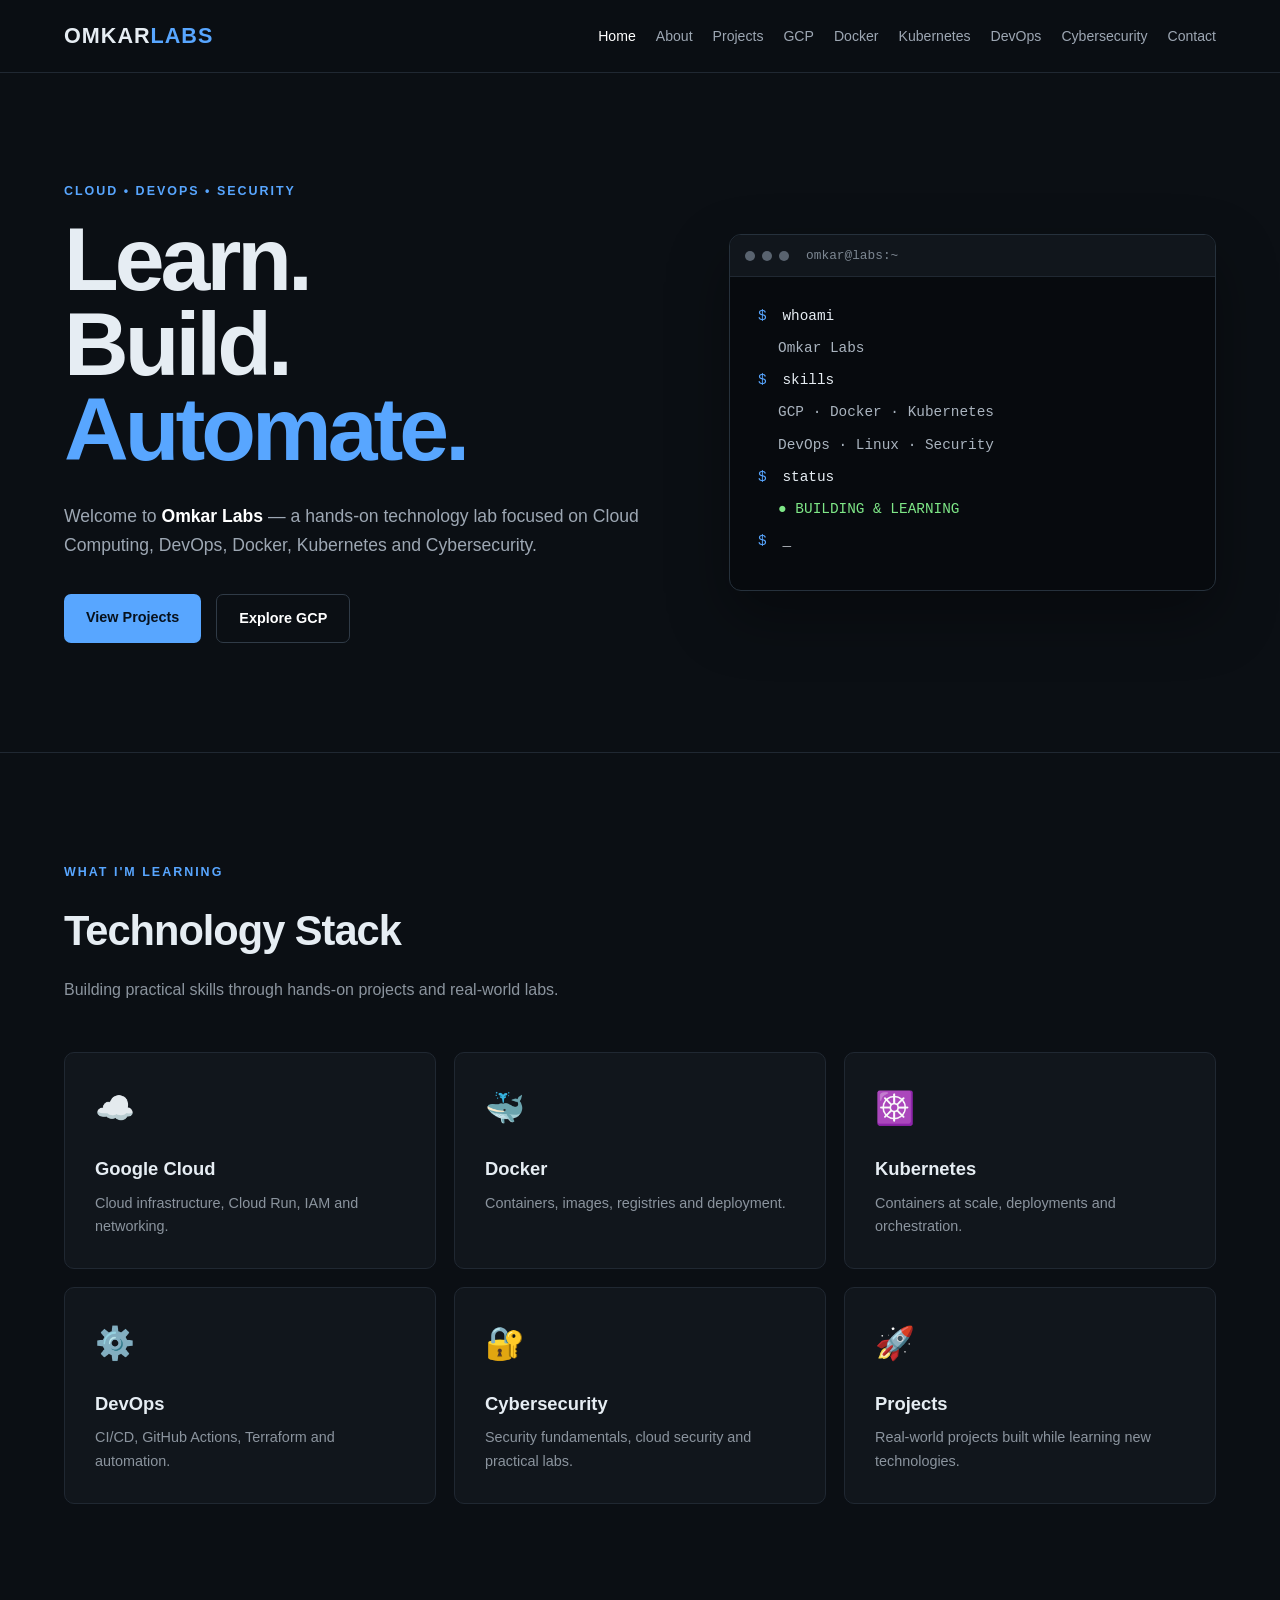
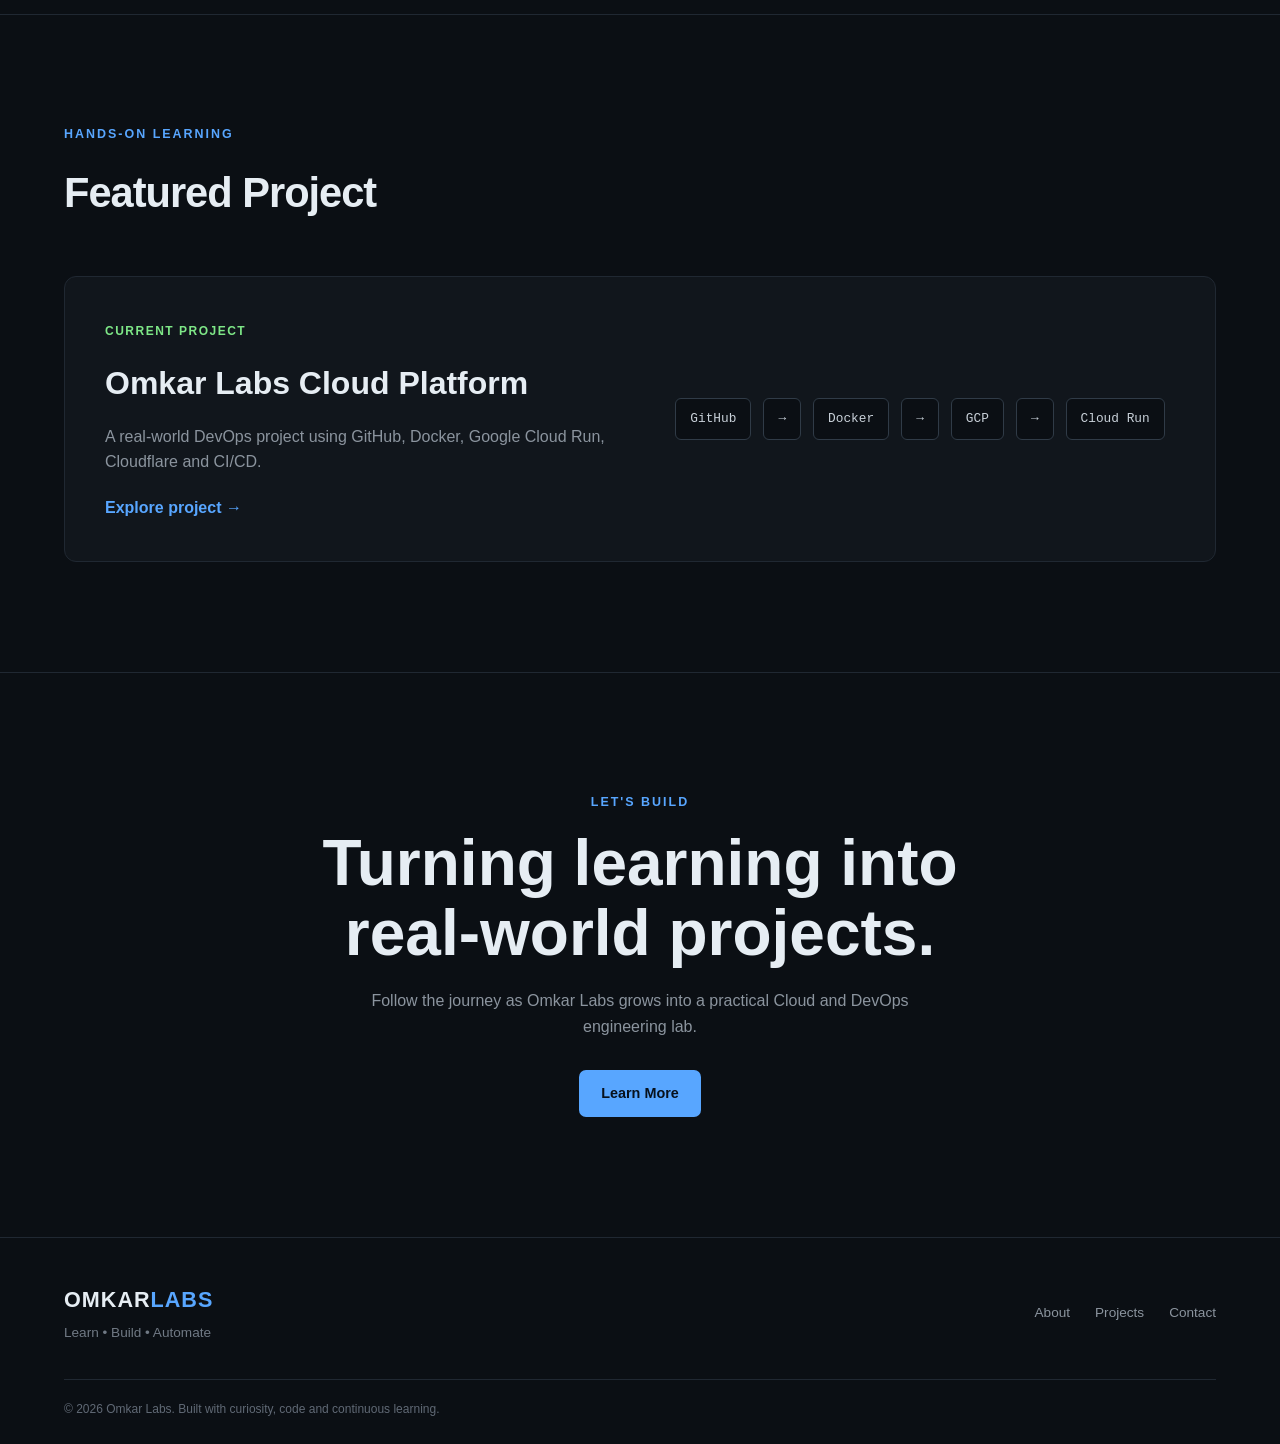
<file: index.html>
<!DOCTYPE html>
<html lang="en">
<head>
    <meta charset="UTF-8">

    <meta name="viewport"
          content="width=device-width, initial-scale=1.0">

    <meta name="description"
          content="Omkar Labs - Learning Cloud, DevOps, Docker, Kubernetes and Cybersecurity through real-world projects.">

    <title>Omkar Labs | Cloud • DevOps • Kubernetes • Cybersecurity</title>

    <link rel="stylesheet" href="css/style.css">
</head>

<body>

    <!-- ================= HEADER ================= -->

    <header class="header">

        <div class="container nav-container">

            <a href="index.html" class="logo">
                OMKAR<span>LABS</span>
            </a>

            <nav class="navigation">

                <a href="index.html" class="active">Home</a>

                <a href="about.html">About</a>

                <a href="projects.html">Projects</a>

                <a href="gcp.html">GCP</a>

                <a href="docker.html">Docker</a>

                <a href="kubernetes.html">Kubernetes</a>

                <a href="devops.html">DevOps</a>

                <a href="cybersecurity.html">Cybersecurity</a>

                <a href="contact.html">Contact</a>

            </nav>

            <button class="menu-toggle"
                    aria-label="Open navigation menu">
                ☰
            </button>

        </div>

    </header>


    <!-- ================= HERO ================= -->

    <main>

        <section class="hero">

            <div class="container hero-content">

                <div class="hero-text">

                    <p class="eyebrow">
                        CLOUD • DEVOPS • SECURITY
                    </p>

                    <h1>
                        Learn.<br>
                        Build.<br>
                        <span>Automate.</span>
                    </h1>

                    <p class="hero-description">

                        Welcome to <strong>Omkar Labs</strong> —
                        a hands-on technology lab focused on
                        Cloud Computing, DevOps, Docker,
                        Kubernetes and Cybersecurity.

                    </p>

                    <div class="hero-buttons">

                        <a href="projects.html"
                           class="btn btn-primary">
                            View Projects
                        </a>

                        <a href="gcp.html"
                           class="btn btn-secondary">
                            Explore GCP
                        </a>

                    </div>

                </div>


                <!-- TERMINAL -->

                <div class="terminal">

                    <div class="terminal-header">

                        <span class="terminal-dot"></span>
                        <span class="terminal-dot"></span>
                        <span class="terminal-dot"></span>

                        <span class="terminal-title">
                            omkar@labs:~
                        </span>

                    </div>

                    <div class="terminal-body">

                        <p>
                            <span class="terminal-prompt">
                                $
                            </span>
                            whoami
                        </p>

                        <p class="terminal-output">
                            Omkar Labs
                        </p>

                        <p>
                            <span class="terminal-prompt">
                                $
                            </span>
                            skills
                        </p>

                        <p class="terminal-output">
                            GCP · Docker · Kubernetes
                        </p>

                        <p class="terminal-output">
                            DevOps · Linux · Security
                        </p>

                        <p>
                            <span class="terminal-prompt">
                                $
                            </span>
                            status
                        </p>

                        <p class="terminal-success">
                            ● BUILDING & LEARNING
                        </p>

                        <p>
                            <span class="terminal-prompt">
                                $
                            </span>
                            _
                        </p>

                    </div>

                </div>

            </div>

        </section>


        <!-- ================= TECHNOLOGIES ================= -->

        <section class="technologies">

            <div class="container">

                <div class="section-heading">

                    <p class="eyebrow">
                        WHAT I'M LEARNING
                    </p>

                    <h2>
                        Technology Stack
                    </h2>

                    <p>
                        Building practical skills through
                        hands-on projects and real-world labs.
                    </p>

                </div>


                <div class="tech-grid">


                    <a href="gcp.html"
                       class="tech-card">

                        <div class="tech-icon">
                            ☁️
                        </div>

                        <h3>Google Cloud</h3>

                        <p>
                            Cloud infrastructure,
                            Cloud Run, IAM and
                            networking.
                        </p>

                    </a>


                    <a href="docker.html"
                       class="tech-card">

                        <div class="tech-icon">
                            🐳
                        </div>

                        <h3>Docker</h3>

                        <p>
                            Containers, images,
                            registries and
                            deployment.
                        </p>

                    </a>


                    <a href="kubernetes.html"
                       class="tech-card">

                        <div class="tech-icon">
                            ☸️
                        </div>

                        <h3>Kubernetes</h3>

                        <p>
                            Containers at scale,
                            deployments and
                            orchestration.
                        </p>

                    </a>


                    <a href="devops.html"
                       class="tech-card">

                        <div class="tech-icon">
                            ⚙️
                        </div>

                        <h3>DevOps</h3>

                        <p>
                            CI/CD, GitHub Actions,
                            Terraform and automation.
                        </p>

                    </a>


                    <a href="cybersecurity.html"
                       class="tech-card">

                        <div class="tech-icon">
                            🔐
                        </div>

                        <h3>Cybersecurity</h3>

                        <p>
                            Security fundamentals,
                            cloud security and
                            practical labs.
                        </p>

                    </a>


                    <a href="projects.html"
                       class="tech-card">

                        <div class="tech-icon">
                            🚀
                        </div>

                        <h3>Projects</h3>

                        <p>
                            Real-world projects
                            built while learning
                            new technologies.
                        </p>

                    </a>

                </div>

            </div>

        </section>


        <!-- ================= PROJECT PREVIEW ================= -->

        <section class="projects-preview">

            <div class="container">

                <div class="section-heading">

                    <p class="eyebrow">
                        HANDS-ON LEARNING
                    </p>

                    <h2>
                        Featured Project
                    </h2>

                </div>


                <div class="project-feature">

                    <div>

                        <span class="project-label">
                            CURRENT PROJECT
                        </span>

                        <h3>
                            Omkar Labs Cloud Platform
                        </h3>

                        <p>

                            A real-world DevOps project using
                            GitHub, Docker, Google Cloud Run,
                            Cloudflare and CI/CD.

                        </p>

                        <a href="projects.html"
                           class="text-link">
                            Explore project →
                        </a>

                    </div>


                    <div class="project-flow">

                        <span>GitHub</span>

                        <span>→</span>

                        <span>Docker</span>

                        <span>→</span>

                        <span>GCP</span>

                        <span>→</span>

                        <span>Cloud Run</span>

                    </div>

                </div>

            </div>

        </section>


        <!-- ================= CTA ================= -->

        <section class="cta">

            <div class="container">

                <p class="eyebrow">
                    LET'S BUILD
                </p>

                <h2>
                    Turning learning into
                    real-world projects.
                </h2>

                <p>
                    Follow the journey as Omkar Labs
                    grows into a practical Cloud and
                    DevOps engineering lab.
                </p>

                <a href="about.html"
                   class="btn btn-primary">
                    Learn More
                </a>

            </div>

        </section>

    </main>


    <!-- ================= FOOTER ================= -->

    <footer class="footer">

        <div class="container footer-content">

            <div>

                <a href="index.html"
                   class="logo">
                    OMKAR<span>LABS</span>
                </a>

                <p>
                    Learn • Build • Automate
                </p>

            </div>


            <div class="footer-links">

                <a href="about.html">
                    About
                </a>

                <a href="projects.html">
                    Projects
                </a>

                <a href="contact.html">
                    Contact
                </a>

            </div>

        </div>


        <div class="container copyright">

            <p>
                © 2026 Omkar Labs. Built with curiosity,
                code and continuous learning.
            </p>

        </div>

    </footer>


    <script src="js/script.js"></script>

</body>
</html>
</file>
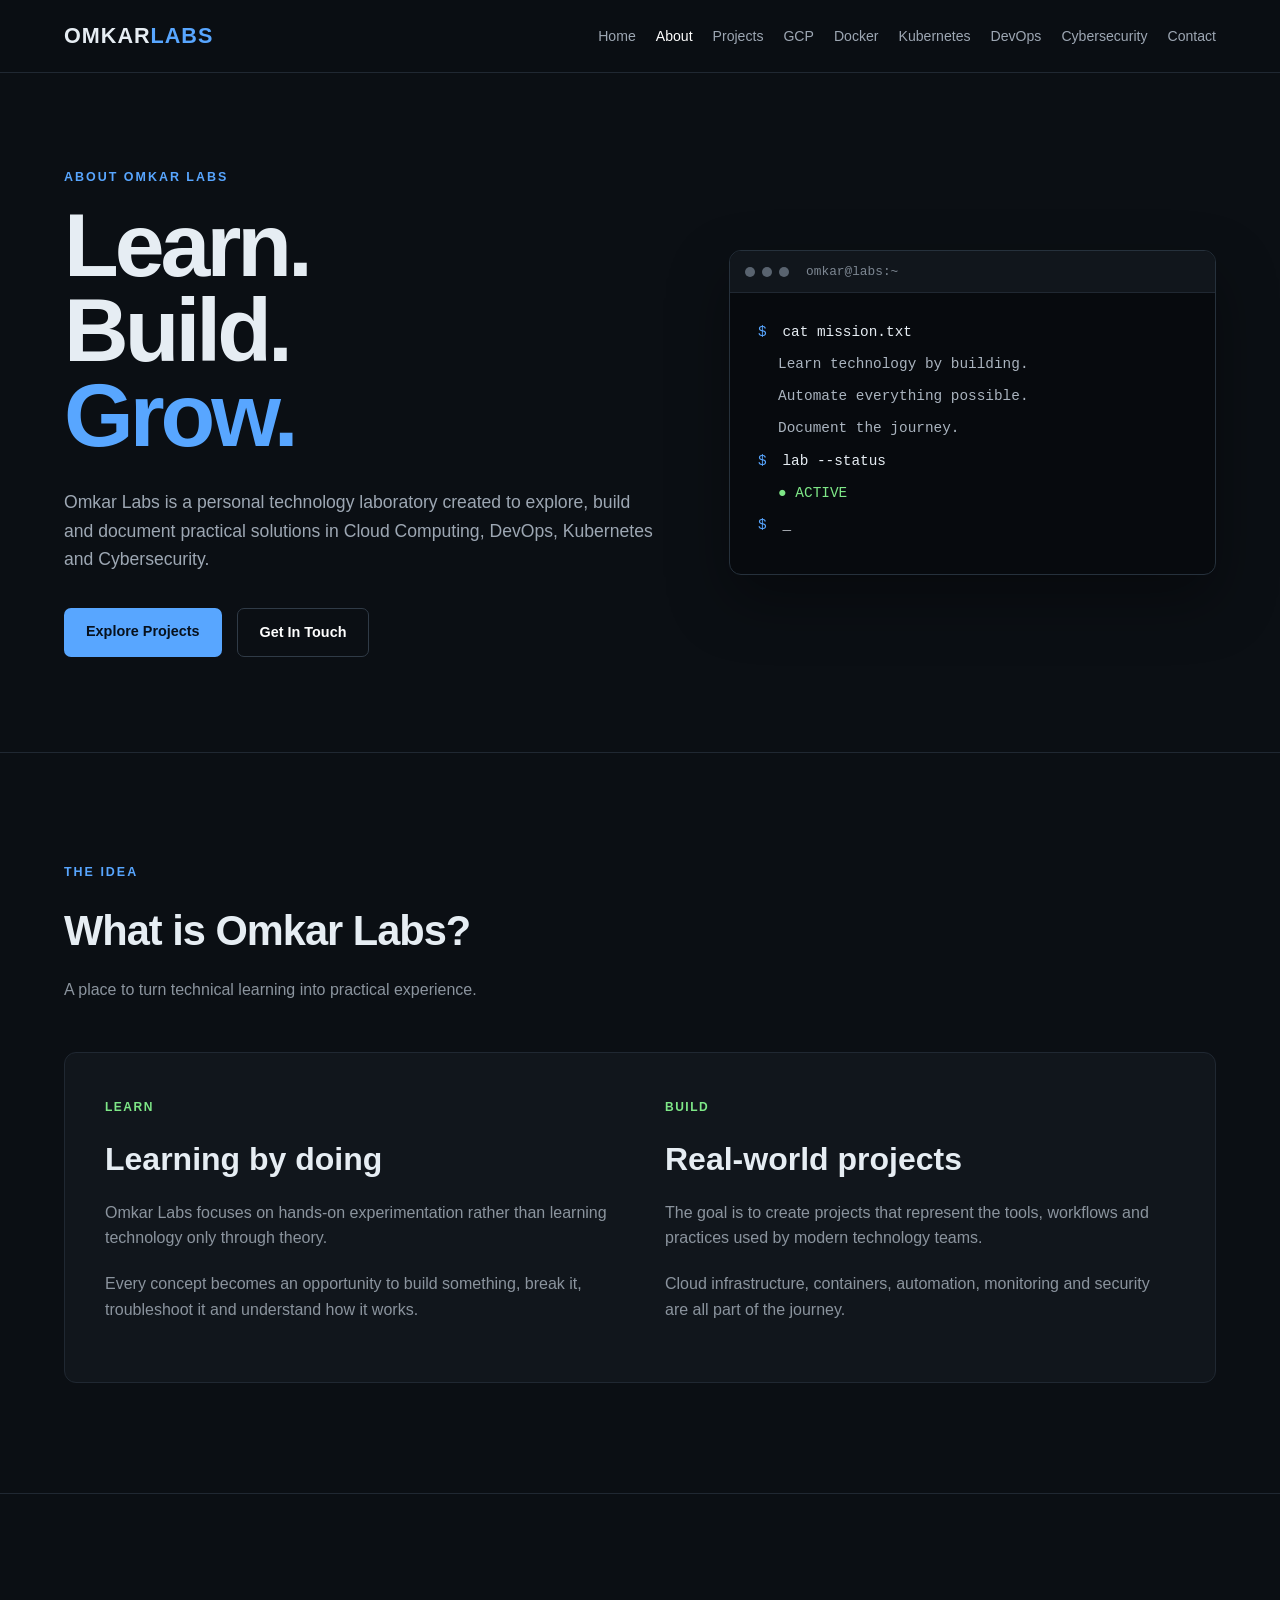
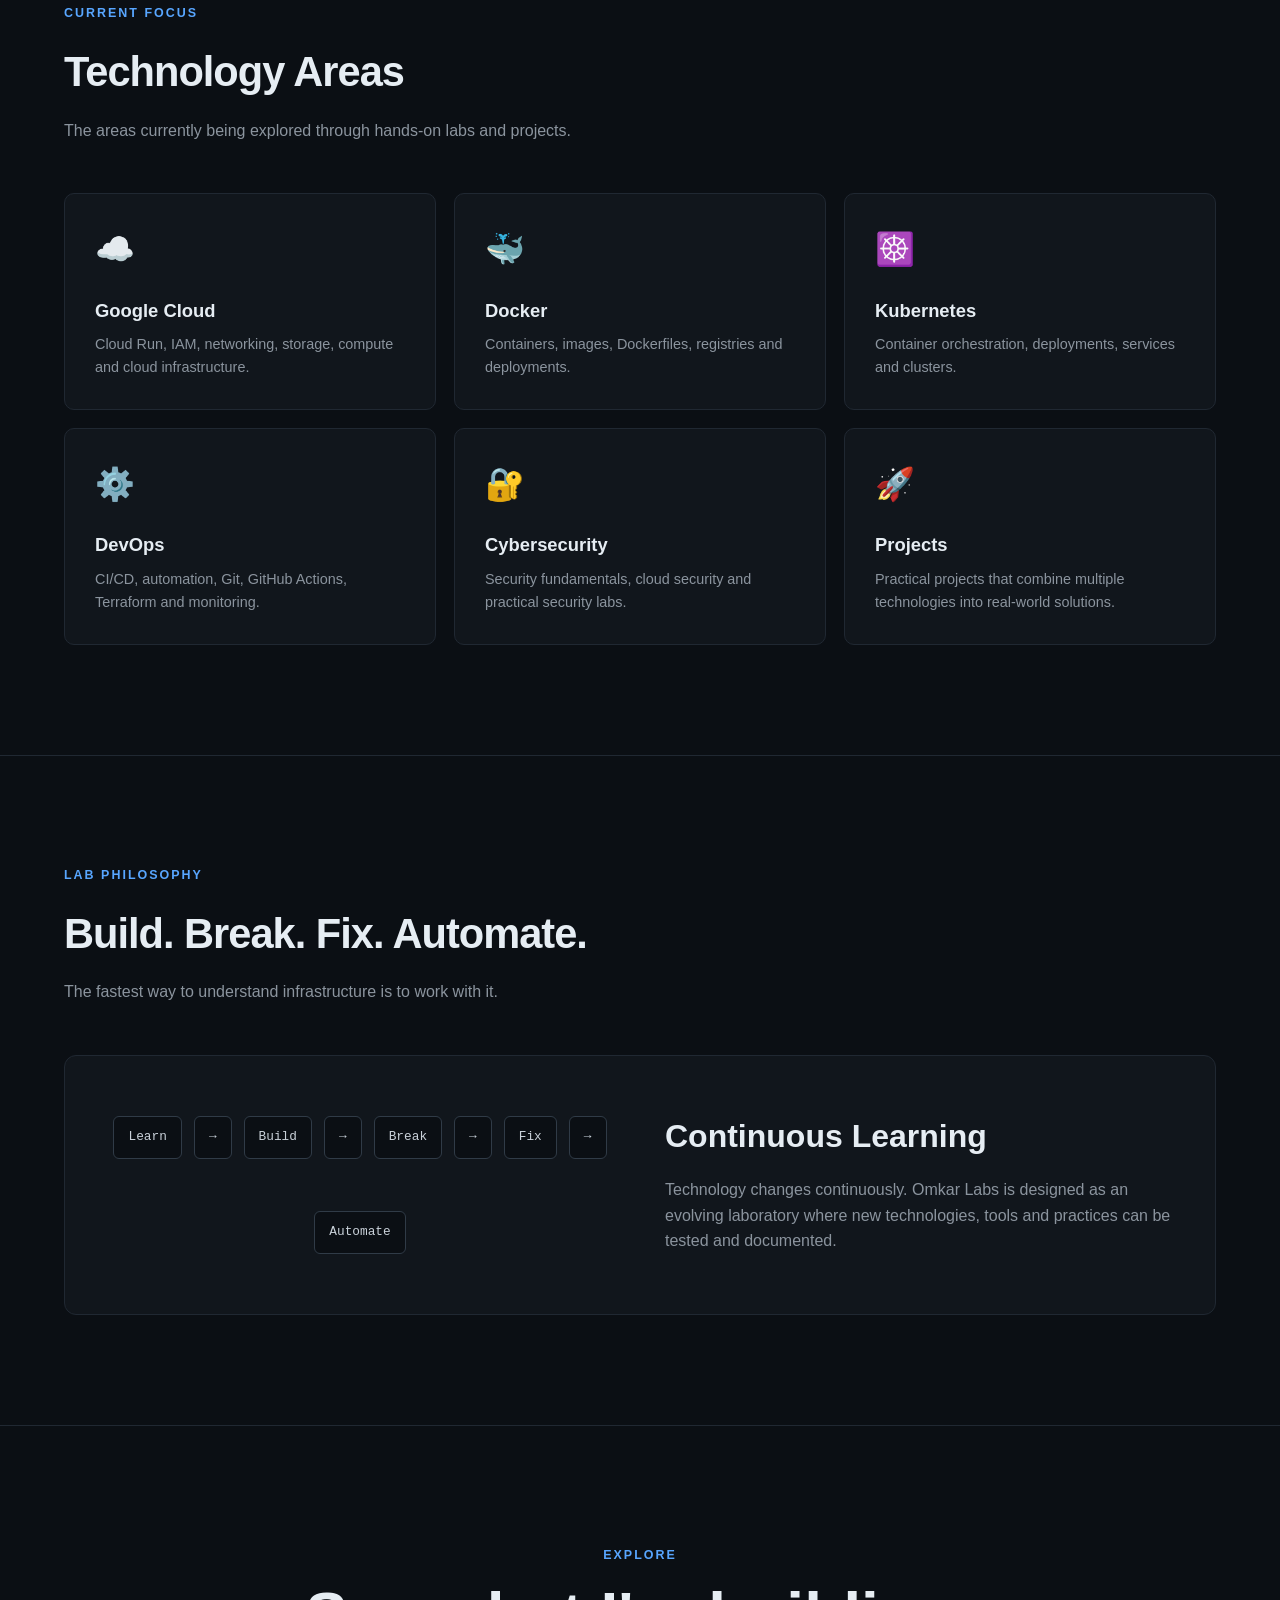
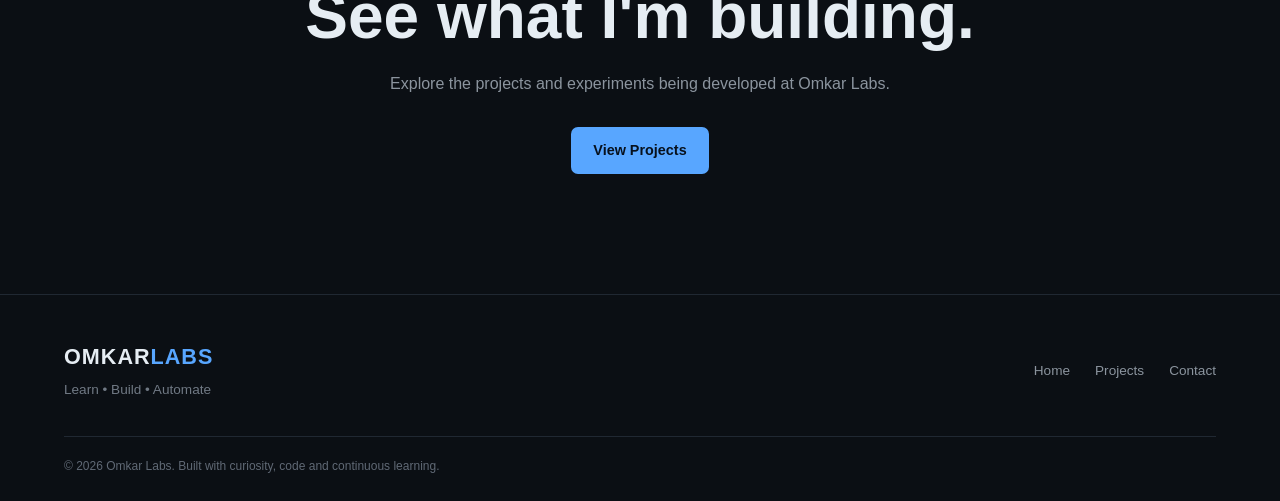
<file: about.html>
<!DOCTYPE html>
<html lang="en">

<head>
    <meta charset="UTF-8">

    <meta name="viewport"
          content="width=device-width, initial-scale=1.0">

    <meta name="description"
          content="About Omkar Labs - A hands-on learning lab focused on Cloud, DevOps, Docker, Kubernetes and Cybersecurity.">

    <title>About | Omkar Labs</title>

    <link rel="stylesheet" href="css/style.css">
</head>

<body>


    <!-- ================= HEADER ================= -->

    <header class="header">

        <div class="container nav-container">

            <a href="index.html" class="logo">
                OMKAR<span>LABS</span>
            </a>

            <nav class="navigation">

                <a href="index.html">Home</a>

                <a href="about.html" class="active">
                    About
                </a>

                <a href="projects.html">
                    Projects
                </a>

                <a href="gcp.html">
                    GCP
                </a>

                <a href="docker.html">
                    Docker
                </a>

                <a href="kubernetes.html">
                    Kubernetes
                </a>

                <a href="devops.html">
                    DevOps
                </a>

                <a href="cybersecurity.html">
                    Cybersecurity
                </a>

                <a href="contact.html">
                    Contact
                </a>

            </nav>

            <button class="menu-toggle"
                    aria-label="Open navigation menu">
                ☰
            </button>

        </div>

    </header>


    <!-- ================= MAIN ================= -->

    <main>


        <!-- ================= PAGE HERO ================= -->

        <section class="hero">

            <div class="container hero-content">

                <div class="hero-text">

                    <p class="eyebrow">
                        ABOUT OMKAR LABS
                    </p>

                    <h1>
                        Learn.<br>
                        Build.<br>
                        <span>Grow.</span>
                    </h1>

                    <p class="hero-description">

                        Omkar Labs is a personal technology
                        laboratory created to explore,
                        build and document practical
                        solutions in Cloud Computing,
                        DevOps, Kubernetes and Cybersecurity.

                    </p>

                    <div class="hero-buttons">

                        <a href="projects.html"
                           class="btn btn-primary">
                            Explore Projects
                        </a>

                        <a href="contact.html"
                           class="btn btn-secondary">
                            Get In Touch
                        </a>

                    </div>

                </div>


                <!-- TERMINAL -->

                <div class="terminal">

                    <div class="terminal-header">

                        <span class="terminal-dot"></span>
                        <span class="terminal-dot"></span>
                        <span class="terminal-dot"></span>

                        <span class="terminal-title">
                            omkar@labs:~
                        </span>

                    </div>


                    <div class="terminal-body">

                        <p>
                            <span class="terminal-prompt">
                                $
                            </span>
                            cat mission.txt
                        </p>

                        <p class="terminal-output">
                            Learn technology by building.
                        </p>

                        <p class="terminal-output">
                            Automate everything possible.
                        </p>

                        <p class="terminal-output">
                            Document the journey.
                        </p>

                        <p>
                            <span class="terminal-prompt">
                                $
                            </span>
                            lab --status
                        </p>

                        <p class="terminal-success">
                            ● ACTIVE
                        </p>

                        <p>
                            <span class="terminal-prompt">
                                $
                            </span>
                            _
                        </p>

                    </div>

                </div>

            </div>

        </section>


        <!-- ================= ABOUT ================= -->

        <section class="technologies">

            <div class="container">

                <div class="section-heading">

                    <p class="eyebrow">
                        THE IDEA
                    </p>

                    <h2>
                        What is Omkar Labs?
                    </h2>

                    <p>
                        A place to turn technical learning
                        into practical experience.
                    </p>

                </div>


                <div class="project-feature">

                    <div>

                        <span class="project-label">
                            LEARN
                        </span>

                        <h3>
                            Learning by doing
                        </h3>

                        <p>

                            Omkar Labs focuses on hands-on
                            experimentation rather than
                            learning technology only through
                            theory.

                        </p>

                        <p>

                            Every concept becomes an
                            opportunity to build something,
                            break it, troubleshoot it and
                            understand how it works.

                        </p>

                    </div>


                    <div>

                        <span class="project-label">
                            BUILD
                        </span>

                        <h3>
                            Real-world projects
                        </h3>

                        <p>

                            The goal is to create projects
                            that represent the tools,
                            workflows and practices used
                            by modern technology teams.

                        </p>

                        <p>

                            Cloud infrastructure,
                            containers, automation,
                            monitoring and security are
                            all part of the journey.

                        </p>

                    </div>

                </div>

            </div>

        </section>


        <!-- ================= FOCUS AREAS ================= -->

        <section class="technologies">

            <div class="container">

                <div class="section-heading">

                    <p class="eyebrow">
                        CURRENT FOCUS
                    </p>

                    <h2>
                        Technology Areas
                    </h2>

                    <p>
                        The areas currently being explored
                        through hands-on labs and projects.
                    </p>

                </div>


                <div class="tech-grid">


                    <a href="gcp.html"
                       class="tech-card">

                        <div class="tech-icon">
                            ☁️
                        </div>

                        <h3>
                            Google Cloud
                        </h3>

                        <p>
                            Cloud Run, IAM, networking,
                            storage, compute and
                            cloud infrastructure.
                        </p>

                    </a>


                    <a href="docker.html"
                       class="tech-card">

                        <div class="tech-icon">
                            🐳
                        </div>

                        <h3>
                            Docker
                        </h3>

                        <p>
                            Containers, images,
                            Dockerfiles, registries
                            and deployments.
                        </p>

                    </a>


                    <a href="kubernetes.html"
                       class="tech-card">

                        <div class="tech-icon">
                            ☸️
                        </div>

                        <h3>
                            Kubernetes
                        </h3>

                        <p>
                            Container orchestration,
                            deployments, services
                            and clusters.
                        </p>

                    </a>


                    <a href="devops.html"
                       class="tech-card">

                        <div class="tech-icon">
                            ⚙️
                        </div>

                        <h3>
                            DevOps
                        </h3>

                        <p>
                            CI/CD, automation,
                            Git, GitHub Actions,
                            Terraform and monitoring.
                        </p>

                    </a>


                    <a href="cybersecurity.html"
                       class="tech-card">

                        <div class="tech-icon">
                            🔐
                        </div>

                        <h3>
                            Cybersecurity
                        </h3>

                        <p>
                            Security fundamentals,
                            cloud security and
                            practical security labs.
                        </p>

                    </a>


                    <a href="projects.html"
                       class="tech-card">

                        <div class="tech-icon">
                            🚀
                        </div>

                        <h3>
                            Projects
                        </h3>

                        <p>
                            Practical projects that
                            combine multiple technologies
                            into real-world solutions.
                        </p>

                    </a>

                </div>

            </div>

        </section>


        <!-- ================= PHILOSOPHY ================= -->

        <section class="projects-preview">

            <div class="container">

                <div class="section-heading">

                    <p class="eyebrow">
                        LAB PHILOSOPHY
                    </p>

                    <h2>
                        Build. Break. Fix. Automate.
                    </h2>

                    <p>
                        The fastest way to understand
                        infrastructure is to work with it.
                    </p>

                </div>


                <div class="project-feature">

                    <div class="project-flow">

                        <span>Learn</span>

                        <span>→</span>

                        <span>Build</span>

                        <span>→</span>

                        <span>Break</span>

                        <span>→</span>

                        <span>Fix</span>

                        <span>→</span>

                        <span>Automate</span>

                    </div>


                    <div>

                        <h3>
                            Continuous Learning
                        </h3>

                        <p>

                            Technology changes continuously.
                            Omkar Labs is designed as an
                            evolving laboratory where new
                            technologies, tools and practices
                            can be tested and documented.

                        </p>

                    </div>

                </div>

            </div>

        </section>


        <!-- ================= CTA ================= -->

        <section class="cta">

            <div class="container">

                <p class="eyebrow">
                    EXPLORE
                </p>

                <h2>
                    See what I'm building.
                </h2>

                <p>
                    Explore the projects and experiments
                    being developed at Omkar Labs.
                </p>

                <a href="projects.html"
                   class="btn btn-primary">
                    View Projects
                </a>

            </div>

        </section>

    </main>


    <!-- ================= FOOTER ================= -->

    <footer class="footer">

        <div class="container footer-content">

            <div>

                <a href="index.html"
                   class="logo">
                    OMKAR<span>LABS</span>
                </a>

                <p>
                    Learn • Build • Automate
                </p>

            </div>


            <div class="footer-links">

                <a href="index.html">
                    Home
                </a>

                <a href="projects.html">
                    Projects
                </a>

                <a href="contact.html">
                    Contact
                </a>

            </div>

        </div>


        <div class="container copyright">

            <p>
                © 2026 Omkar Labs. Built with curiosity,
                code and continuous learning.
            </p>

        </div>

    </footer>


    <script src="js/script.js"></script>

</body>

</html>
</file>
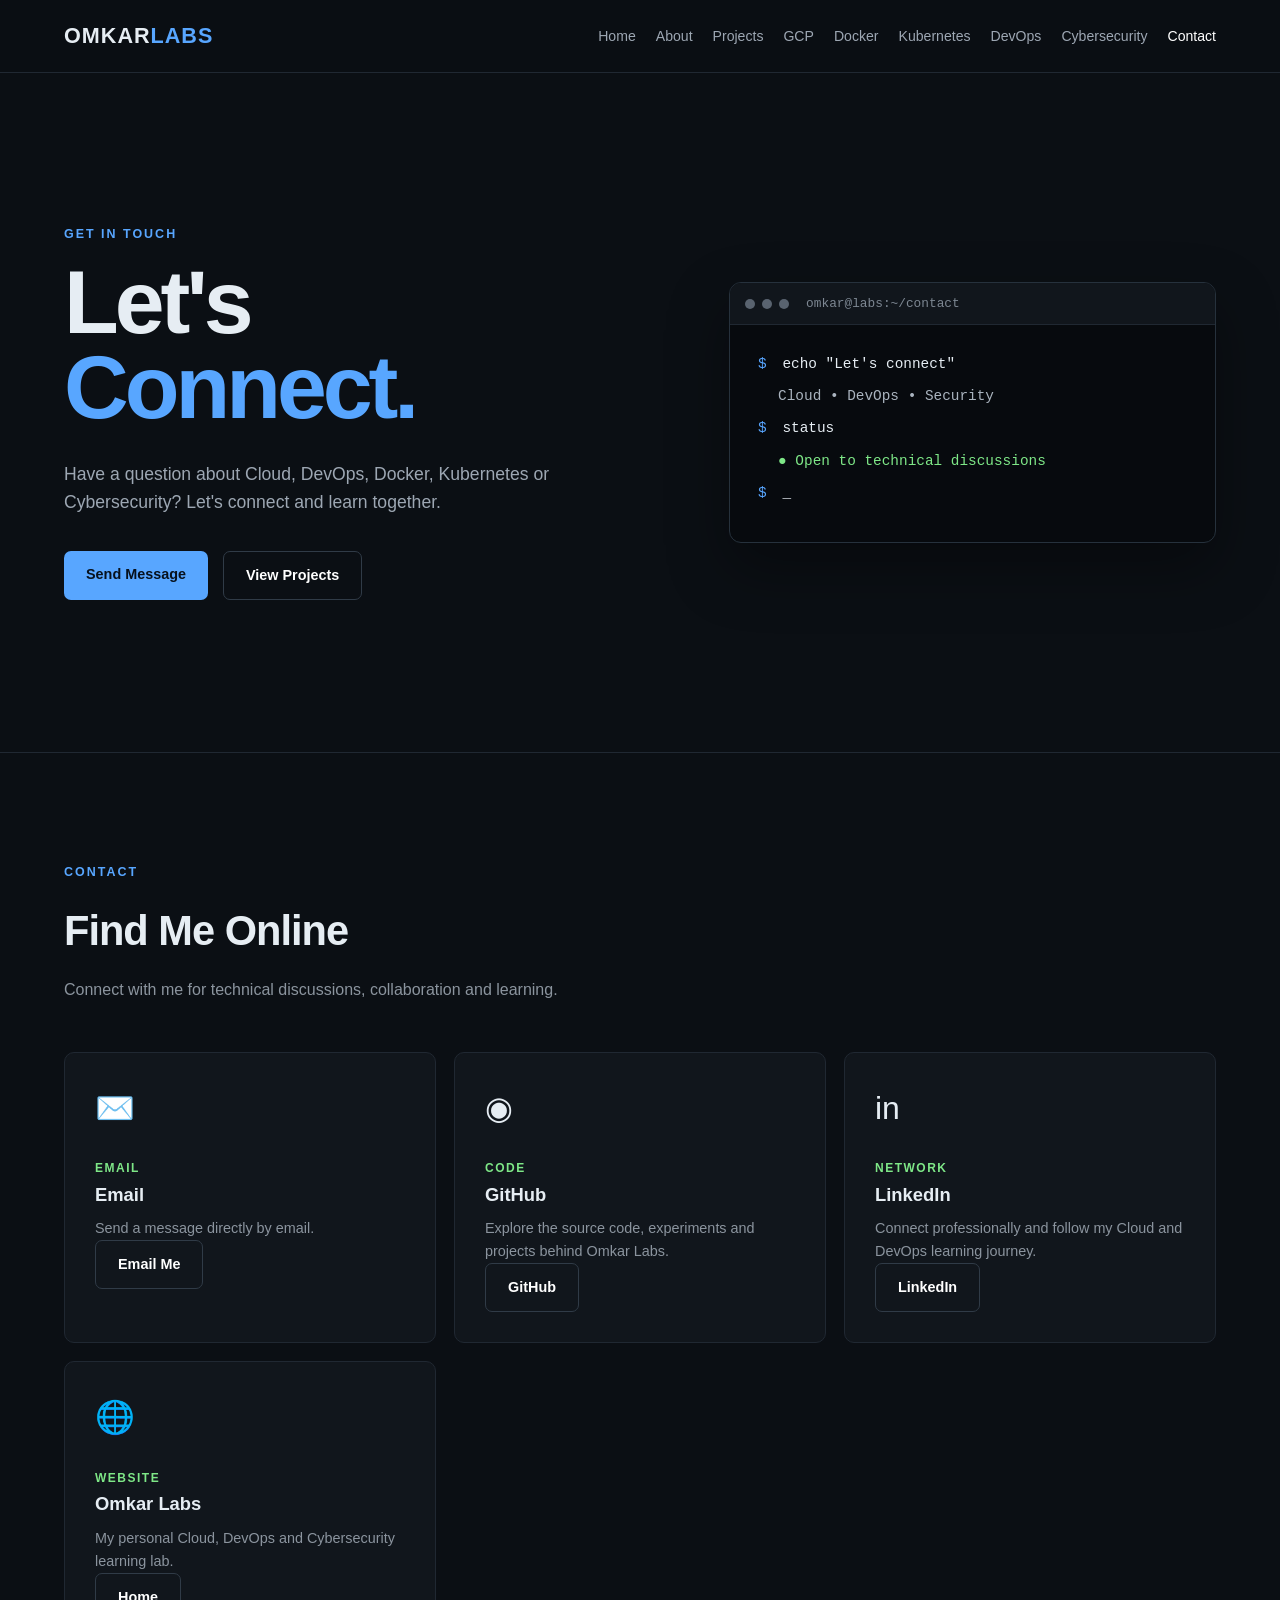
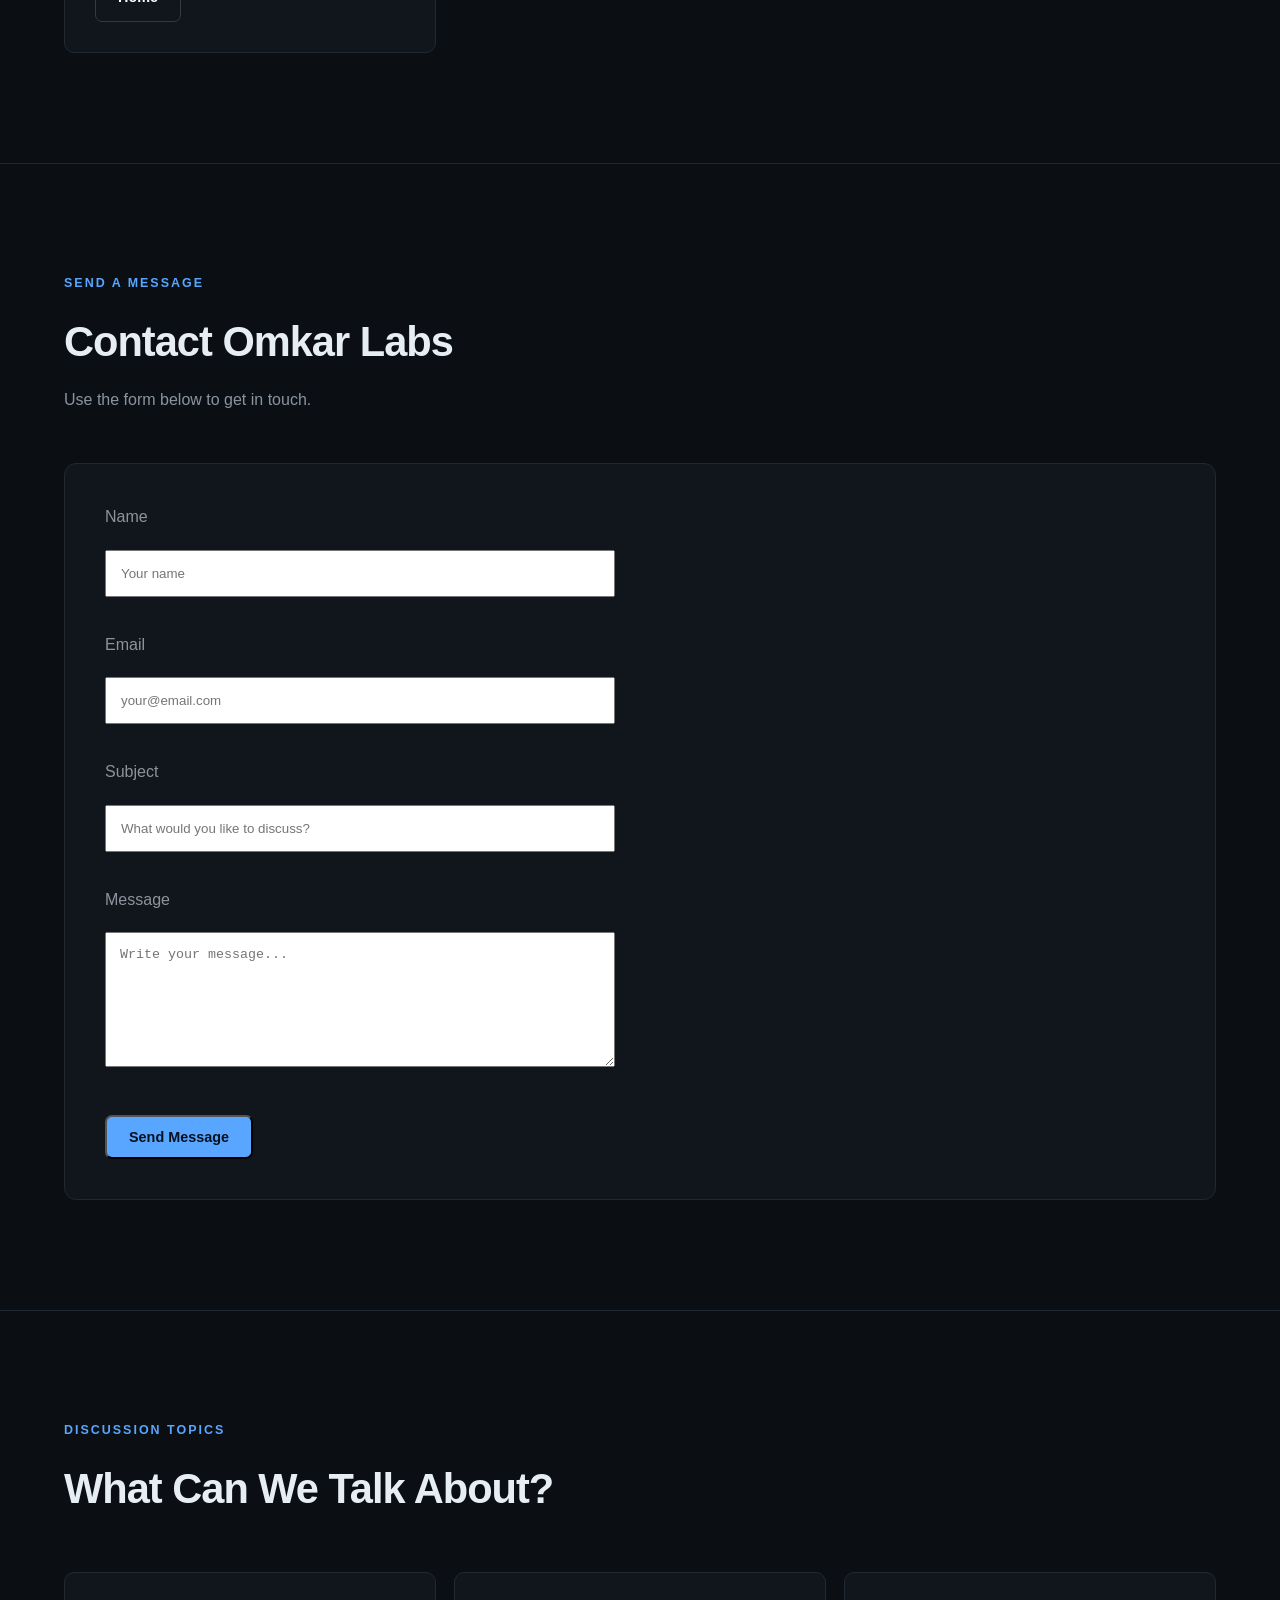
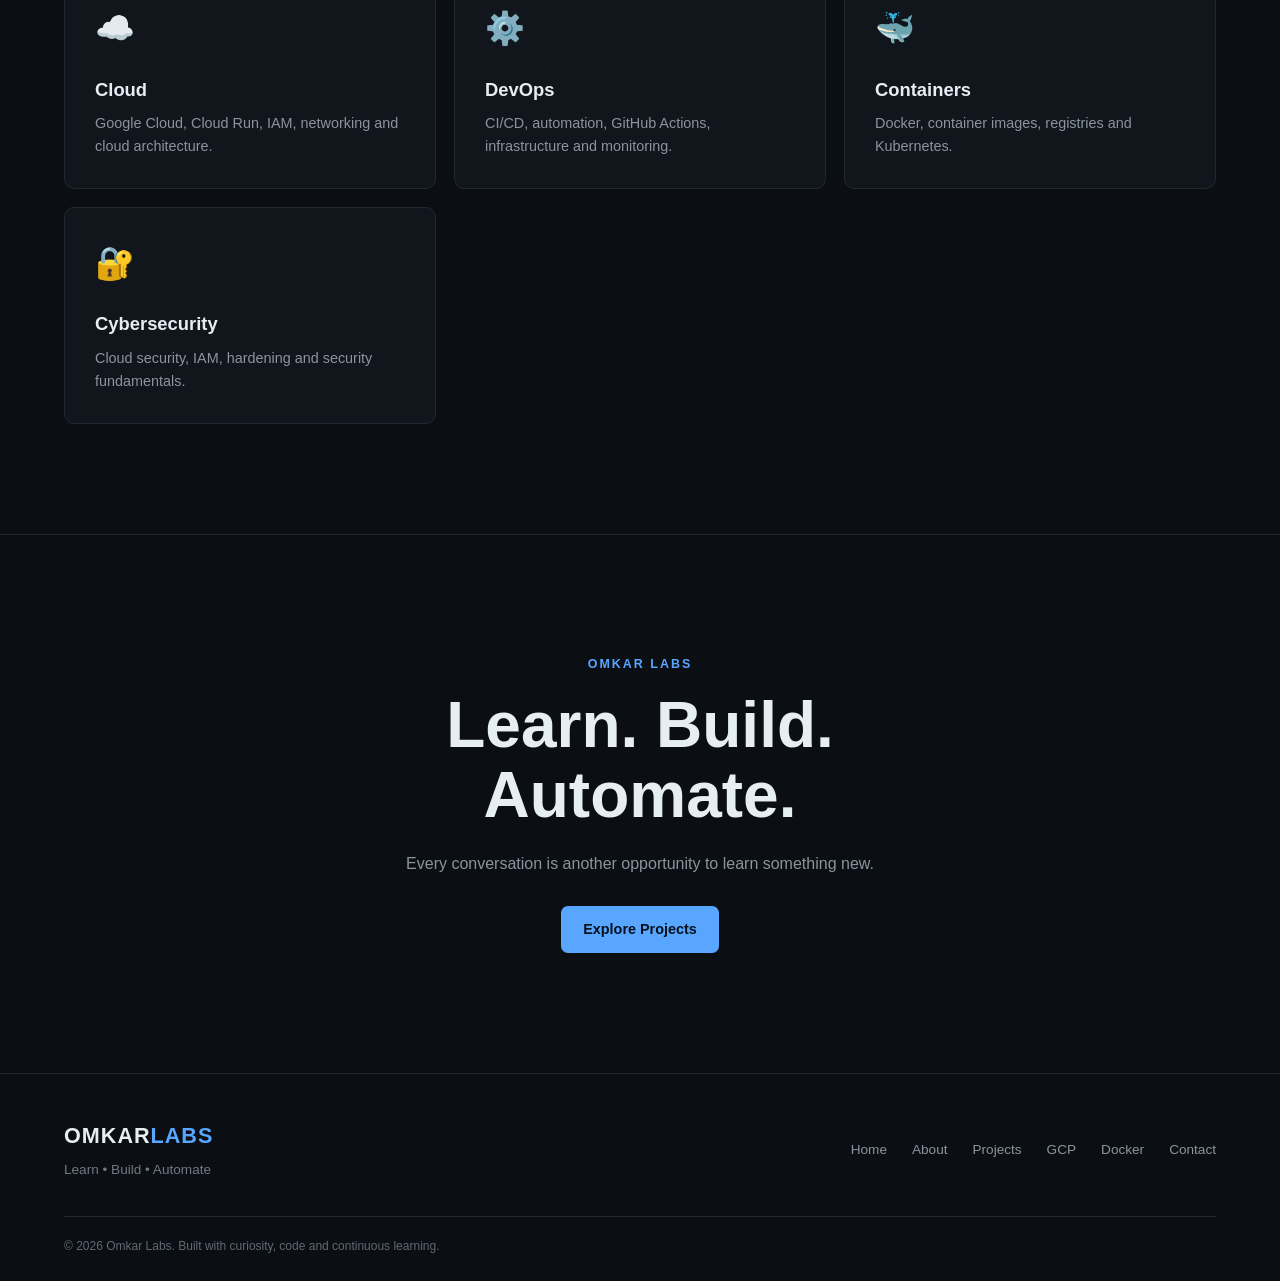
<file: contact.html>
<!DOCTYPE html>
<html lang="en">

<head>

    <meta charset="UTF-8">

    <meta name="viewport"
          content="width=device-width, initial-scale=1.0">

    <meta name="description"
          content="Contact Omkar Labs for DevOps, Cloud, Docker, Kubernetes and Cybersecurity discussions.">

    <title>Contact | Omkar Labs</title>

    <link rel="stylesheet" href="css/style.css">

</head>


<body>


    <!-- ================= HEADER ================= -->

    <header class="header">

        <div class="container nav-container">

            <a href="index.html" class="logo">
                OMKAR<span>LABS</span>
            </a>


            <nav class="navigation">

                <a href="index.html">
                    Home
                </a>

                <a href="about.html">
                    About
                </a>

                <a href="projects.html">
                    Projects
                </a>

                <a href="gcp.html">
                    GCP
                </a>

                <a href="docker.html">
                    Docker
                </a>

                <a href="kubernetes.html">
                    Kubernetes
                </a>

                <a href="devops.html">
                    DevOps
                </a>

                <a href="cybersecurity.html">
                    Cybersecurity
                </a>

                <a href="contact.html"
                   class="active">
                    Contact
                </a>

            </nav>


            <button class="menu-toggle"
                    aria-label="Open navigation menu">
                ☰
            </button>

        </div>

    </header>



    <!-- ================= MAIN ================= -->

    <main>


        <!-- ================= HERO ================= -->

        <section class="hero">

            <div class="container hero-content">


                <div class="hero-text">

                    <p class="eyebrow">
                        GET IN TOUCH
                    </p>


                    <h1>
                        Let's<br>
                        <span>Connect.</span>
                    </h1>


                    <p class="hero-description">

                        Have a question about Cloud,
                        DevOps, Docker, Kubernetes or
                        Cybersecurity?

                        Let's connect and learn together.

                    </p>


                    <div class="hero-buttons">

                        <a href="#contact-form"
                           class="btn btn-primary">

                            Send Message

                        </a>


                        <a href="projects.html"
                           class="btn btn-secondary">

                            View Projects

                        </a>

                    </div>

                </div>



                <!-- TERMINAL -->

                <div class="terminal">

                    <div class="terminal-header">

                        <span class="terminal-dot"></span>
                        <span class="terminal-dot"></span>
                        <span class="terminal-dot"></span>

                        <span class="terminal-title">
                            omkar@labs:~/contact
                        </span>

                    </div>


                    <div class="terminal-body">

                        <p>

                            <span class="terminal-prompt">
                                $
                            </span>

                            echo "Let's connect"

                        </p>


                        <p class="terminal-output">

                            Cloud • DevOps • Security

                        </p>


                        <p>

                            <span class="terminal-prompt">
                                $
                            </span>

                            status

                        </p>


                        <p class="terminal-success">

                            ● Open to technical discussions

                        </p>


                        <p>

                            <span class="terminal-prompt">
                                $
                            </span>

                            _

                        </p>

                    </div>

                </div>

            </div>

        </section>



        <!-- ================= CONTACT OPTIONS ================= -->

        <section class="technologies">

            <div class="container">


                <div class="section-heading">

                    <p class="eyebrow">
                        CONTACT
                    </p>


                    <h2>
                        Find Me Online
                    </h2>


                    <p>

                        Connect with me for technical
                        discussions, collaboration and
                        learning.

                    </p>

                </div>



                <div class="tech-grid">


                    <!-- EMAIL -->

                    <article class="tech-card">

                        <div class="tech-icon">
                            ✉️
                        </div>


                        <span class="project-label">
                            EMAIL
                        </span>


                        <h3>
                            Email
                        </h3>


                        <p>
                            Send a message directly by email.
                        </p>


                        <a href="mailto:om.akre@gmail.com"
                           class="btn btn-secondary">

                            Email Me

                        </a>

                    </article>



                    <!-- GITHUB -->

                    <article class="tech-card">

                        <div class="tech-icon">
                            ◉
                        </div>


                        <span class="project-label">
                            CODE
                        </span>


                        <h3>
                            GitHub
                        </h3>


                        <p>

                            Explore the source code,
                            experiments and projects
                            behind Omkar Labs.

                        </p>


                        <a href="https://github.com/omkar-akre/omkarlabs"
                           target="_blank"
                           rel="noopener noreferrer"
                           class="btn btn-secondary">

                            GitHub

                        </a>

                    </article>



                    <!-- LINKEDIN -->

                    <article class="tech-card">

                        <div class="tech-icon">
                            in
                        </div>


                        <span class="project-label">
                            NETWORK
                        </span>


                        <h3>
                            LinkedIn
                        </h3>


                        <p>

                            Connect professionally and
                            follow my Cloud and DevOps
                            learning journey.

                        </p>


                        <a href="https://www.linkedin.com/in/omkar-akre-cloud-devops/"
                           target="_blank"
                           rel="noopener noreferrer"
                           class="btn btn-secondary">

                            LinkedIn

                        </a>

                    </article>



                    <!-- WEBSITE -->

                    <article class="tech-card">

                        <div class="tech-icon">
                            🌐
                        </div>


                        <span class="project-label">
                            WEBSITE
                        </span>


                        <h3>
                            Omkar Labs
                        </h3>


                        <p>

                            My personal Cloud, DevOps and
                            Cybersecurity learning lab.

                        </p>


                        <a href="index.html"
                           class="btn btn-secondary">

                            Home

                        </a>

                    </article>

                </div>

            </div>

        </section>



        <!-- ================= CONTACT FORM ================= -->

        <section class="projects-preview"
                 id="contact-form">

            <div class="container">


                <div class="section-heading">

                    <p class="eyebrow">
                        SEND A MESSAGE
                    </p>


                    <h2>
                        Contact Omkar Labs
                    </h2>


                    <p>

                        Use the form below to get in touch.

                    </p>

                </div>



                <div class="project-feature">


                    <form action="https://formsubmit.co/YOUR_EMAIL@example.com"
                          method="POST"
                          style="width: 100%;">


                        <!-- FormSubmit settings -->

                        <input type="hidden"
                               name="_subject"
                               value="New message from Omkar Labs">

                        <input type="hidden"
                               name="_captcha"
                               value="true">

                        <input type="hidden"
                               name="_template"
                               value="table">


                        <!-- NAME -->

                        <p>

                            <label for="name">
                                Name
                            </label>

                        </p>


                        <p>

                            <input type="text"
                                   id="name"
                                   name="name"
                                   placeholder="Your name"
                                   required
                                   style="width: 100%; padding: 14px; margin-bottom: 15px;">

                        </p>



                        <!-- EMAIL -->

                        <p>

                            <label for="email">
                                Email
                            </label>

                        </p>


                        <p>

                            <input type="email"
                                   id="email"
                                   name="email"
                                   placeholder="your@email.com"
                                   required
                                   style="width: 100%; padding: 14px; margin-bottom: 15px;">

                        </p>



                        <!-- SUBJECT -->

                        <p>

                            <label for="subject">
                                Subject
                            </label>

                        </p>


                        <p>

                            <input type="text"
                                   id="subject"
                                   name="subject"
                                   placeholder="What would you like to discuss?"
                                   required
                                   style="width: 100%; padding: 14px; margin-bottom: 15px;">

                        </p>



                        <!-- MESSAGE -->

                        <p>

                            <label for="message">
                                Message
                            </label>

                        </p>


                        <p>

                            <textarea id="message"
                                      name="message"
                                      rows="7"
                                      placeholder="Write your message..."
                                      required
                                      style="width: 100%; padding: 14px; margin-bottom: 20px;"></textarea>

                        </p>



                        <!-- SUBMIT -->

                        <button type="submit"
                                class="btn btn-primary">

                            Send Message

                        </button>

                    </form>

                </div>

            </div>

        </section>



        <!-- ================= TOPICS ================= -->

        <section class="technologies">

            <div class="container">


                <div class="section-heading">

                    <p class="eyebrow">
                        DISCUSSION TOPICS
                    </p>


                    <h2>
                        What Can We Talk About?
                    </h2>

                </div>



                <div class="tech-grid">


                    <article class="tech-card">

                        <div class="tech-icon">
                            ☁️
                        </div>

                        <h3>
                            Cloud
                        </h3>

                        <p>

                            Google Cloud, Cloud Run,
                            IAM, networking and
                            cloud architecture.

                        </p>

                    </article>



                    <article class="tech-card">

                        <div class="tech-icon">
                            ⚙️
                        </div>

                        <h3>
                            DevOps
                        </h3>

                        <p>

                            CI/CD, automation,
                            GitHub Actions,
                            infrastructure and monitoring.

                        </p>

                    </article>



                    <article class="tech-card">

                        <div class="tech-icon">
                            🐳
                        </div>

                        <h3>
                            Containers
                        </h3>

                        <p>

                            Docker, container images,
                            registries and Kubernetes.

                        </p>

                    </article>



                    <article class="tech-card">

                        <div class="tech-icon">
                            🔐
                        </div>

                        <h3>
                            Cybersecurity
                        </h3>

                        <p>

                            Cloud security, IAM,
                            hardening and security
                            fundamentals.

                        </p>

                    </article>

                </div>

            </div>

        </section>



        <!-- ================= CTA ================= -->

        <section class="cta">

            <div class="container">

                <p class="eyebrow">
                    OMKAR LABS
                </p>


                <h2>
                    Learn. Build. Automate.
                </h2>


                <p>

                    Every conversation is another
                    opportunity to learn something new.

                </p>


                <a href="projects.html"
                   class="btn btn-primary">

                    Explore Projects

                </a>

            </div>

        </section>


    </main>



    <!-- ================= FOOTER ================= -->

    <footer class="footer">

        <div class="container footer-content">


            <div>

                <a href="index.html"
                   class="logo">

                    OMKAR<span>LABS</span>

                </a>


                <p>
                    Learn • Build • Automate
                </p>

            </div>



            <div class="footer-links">

                <a href="index.html">
                    Home
                </a>

                <a href="about.html">
                    About
                </a>

                <a href="projects.html">
                    Projects
                </a>

                <a href="gcp.html">
                    GCP
                </a>

                <a href="docker.html">
                    Docker
                </a>

                <a href="contact.html">
                    Contact
                </a>

            </div>

        </div>



        <div class="container copyright">

            <p>

                © 2026 Omkar Labs. Built with curiosity,
                code and continuous learning.

            </p>

        </div>

    </footer>



    <script src="js/script.js"></script>

</body>

</html>
</file>
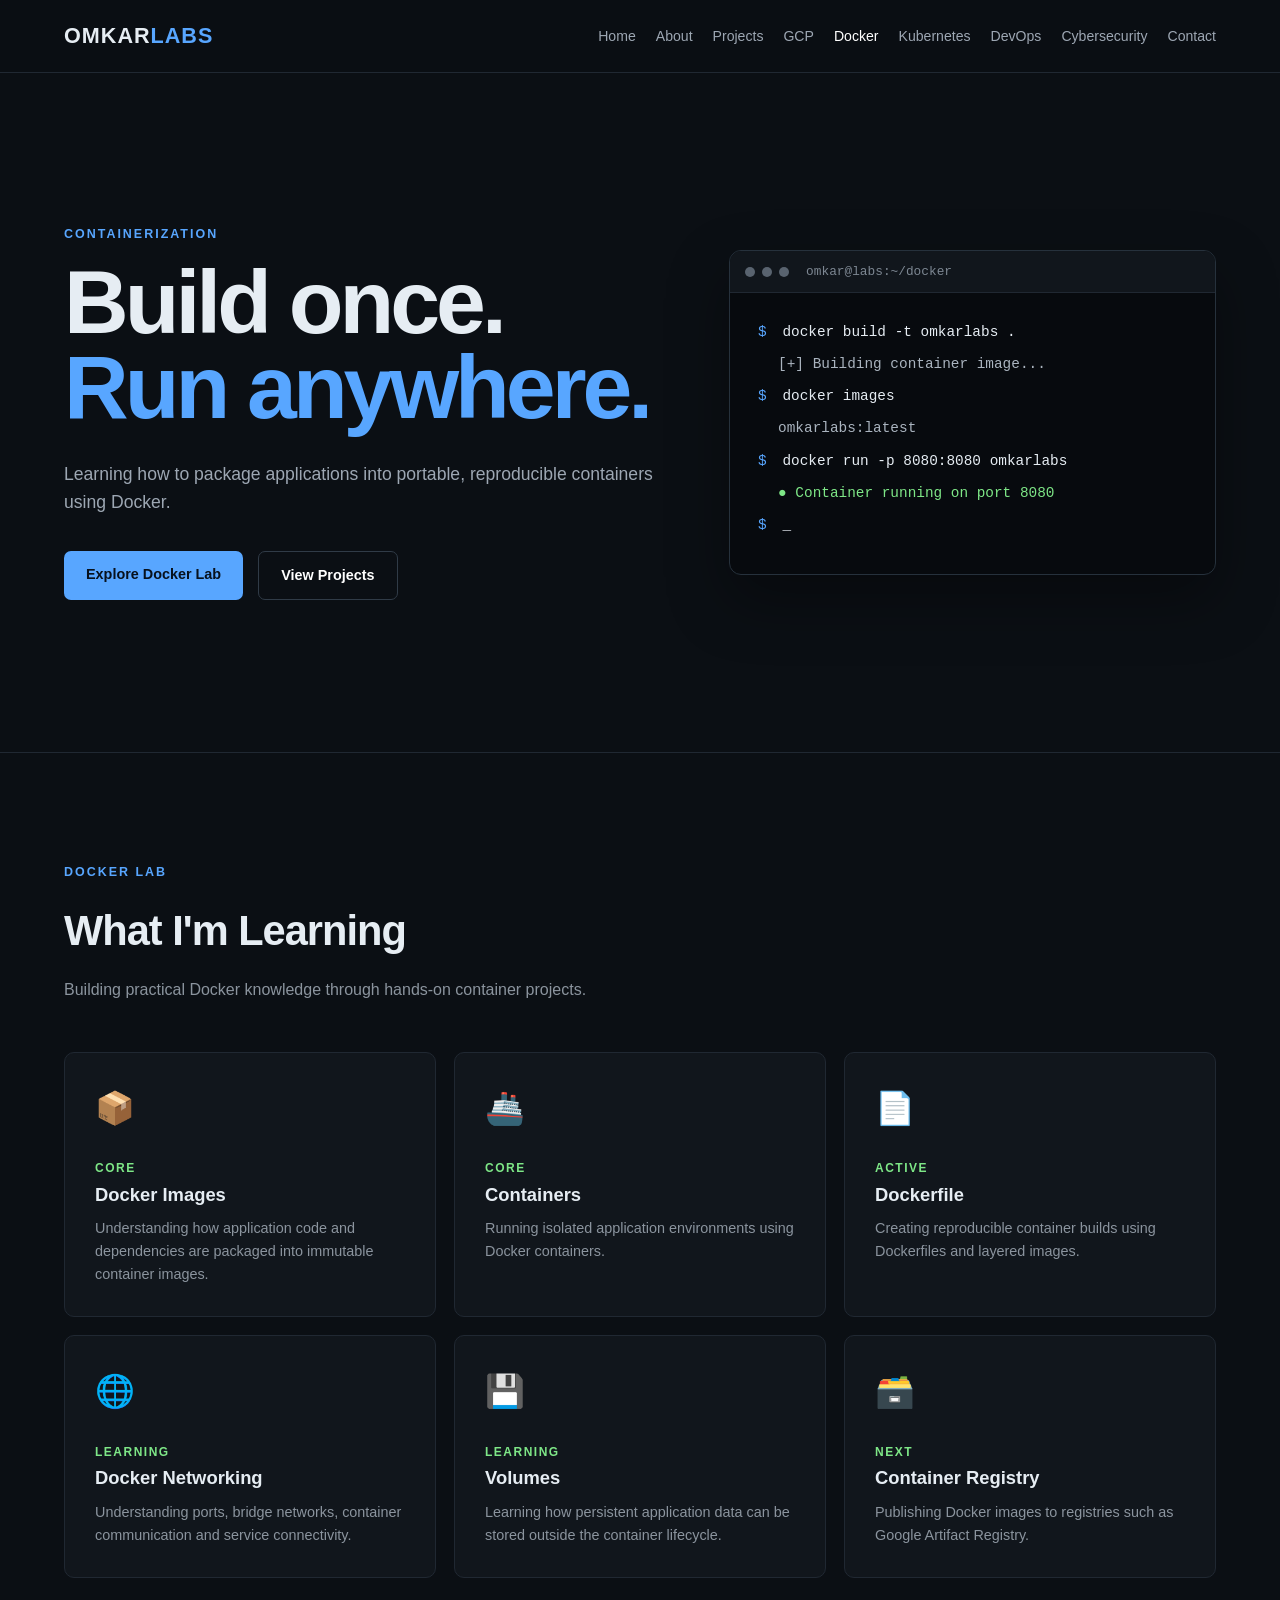
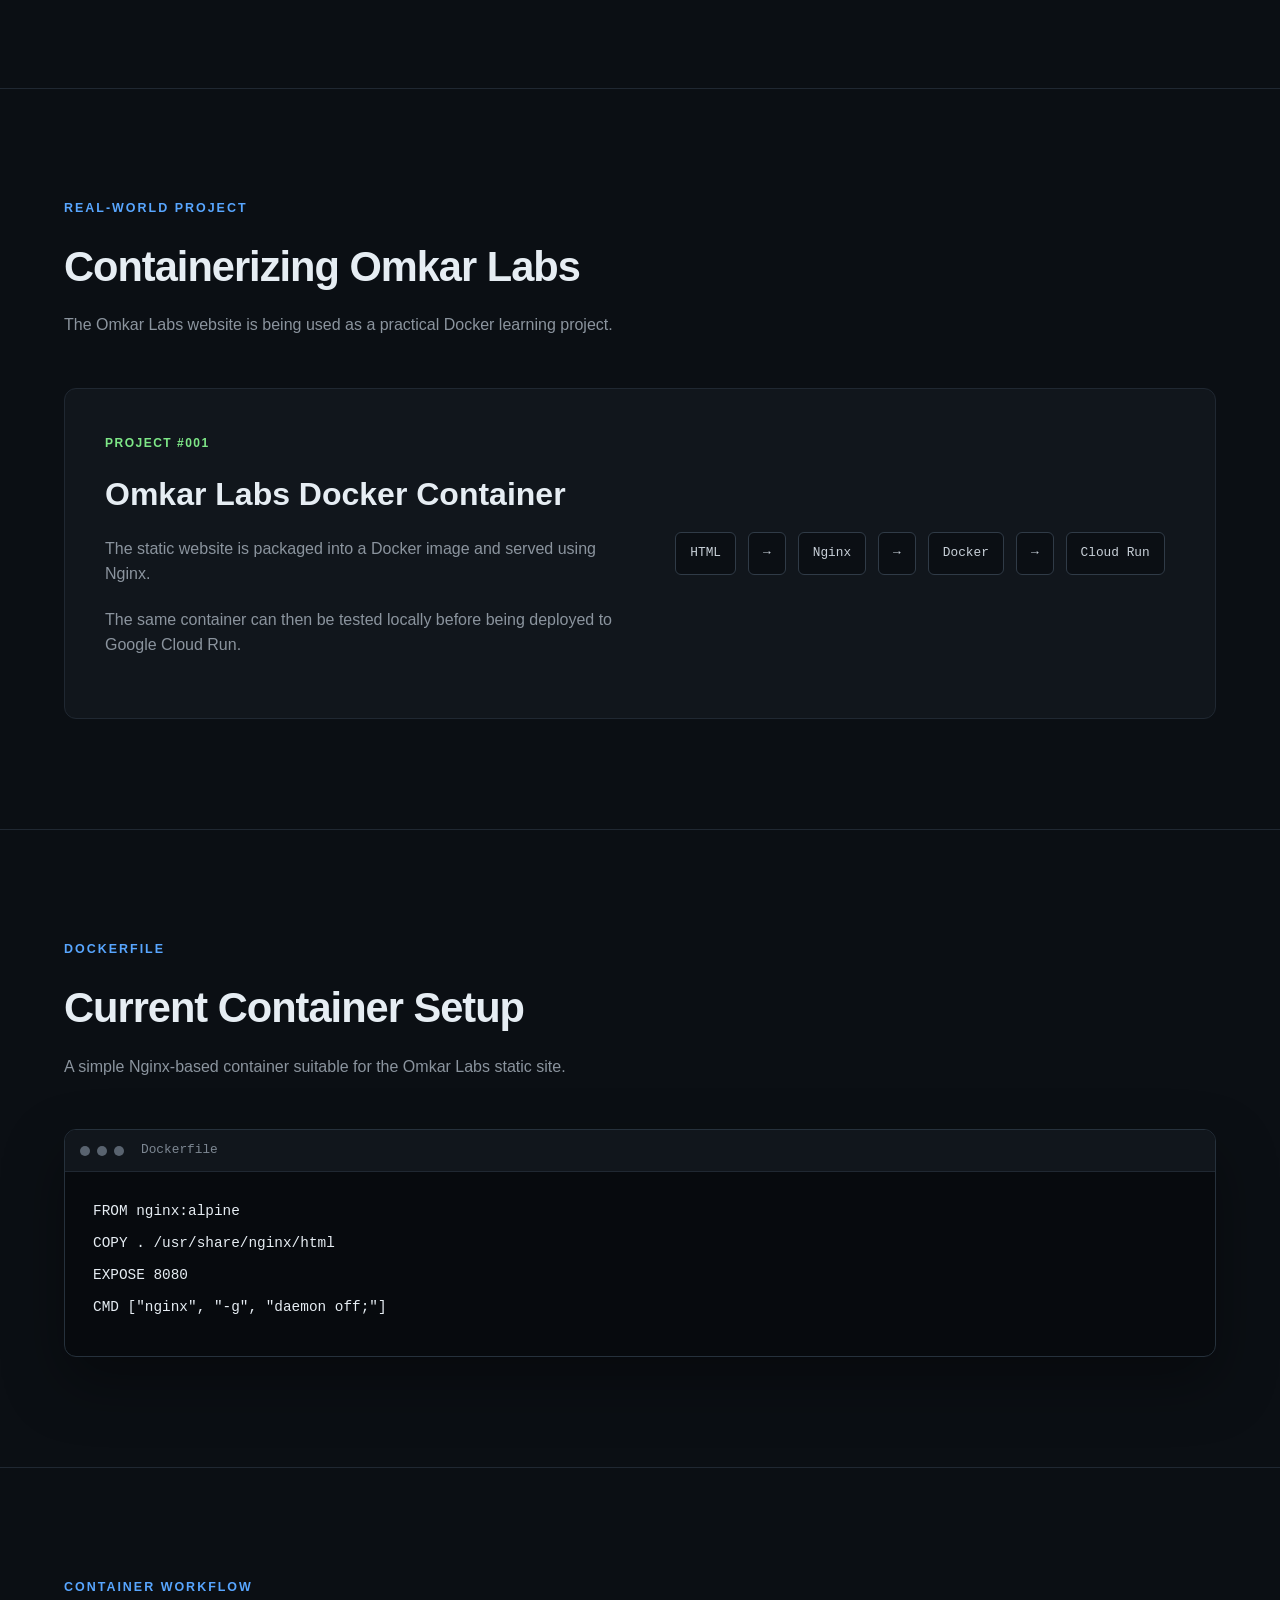
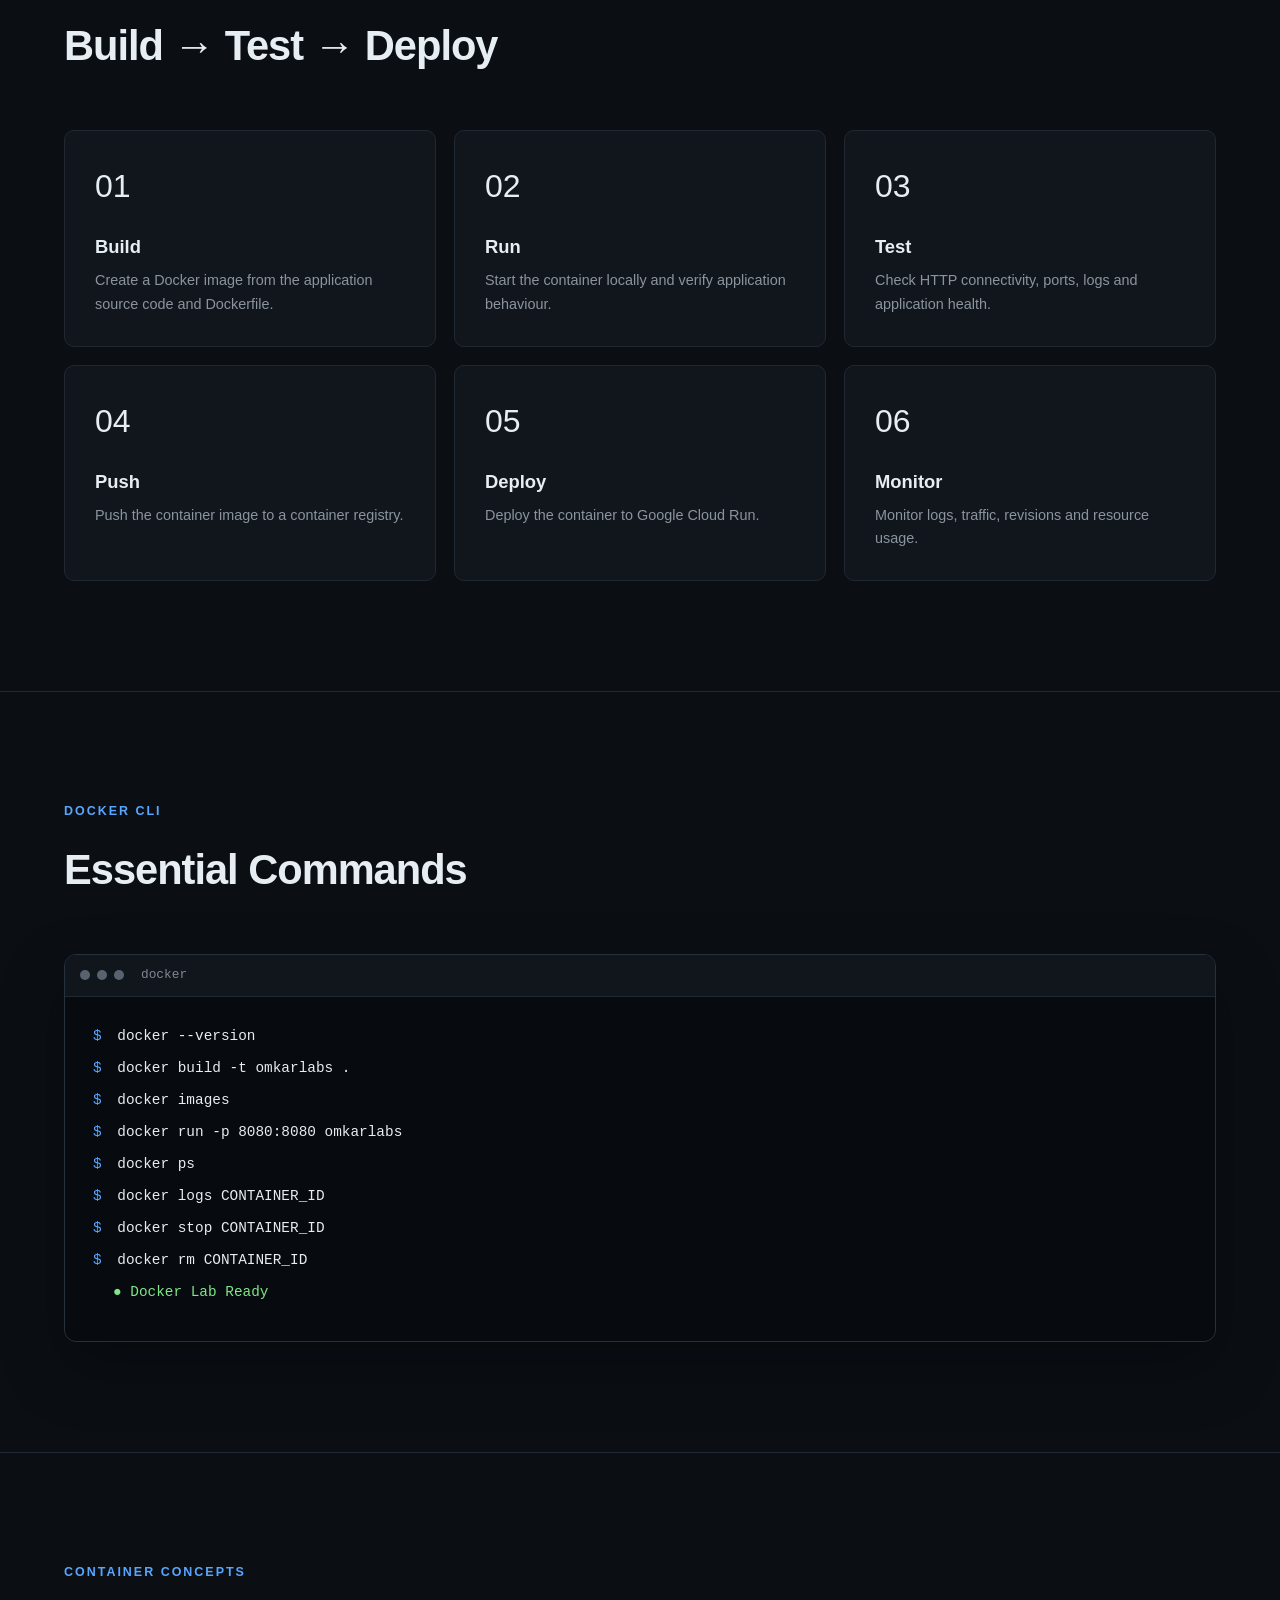
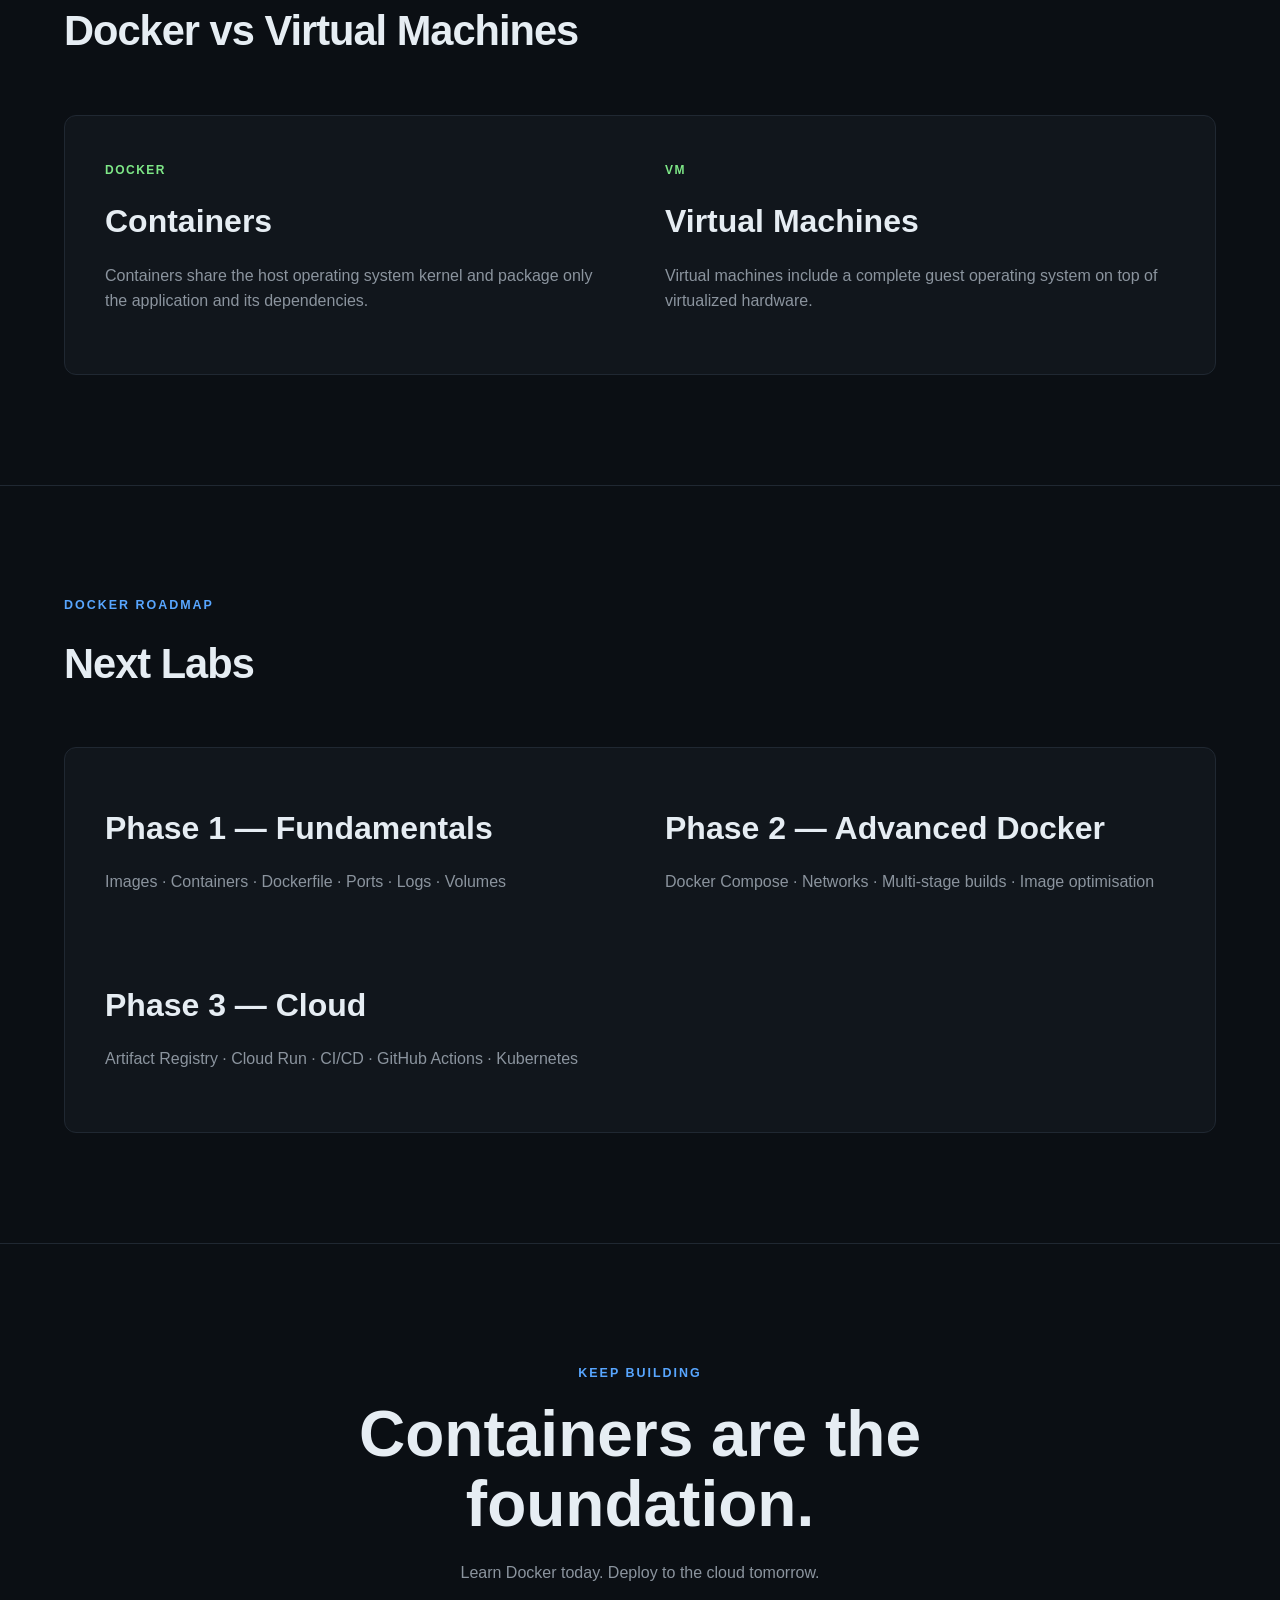
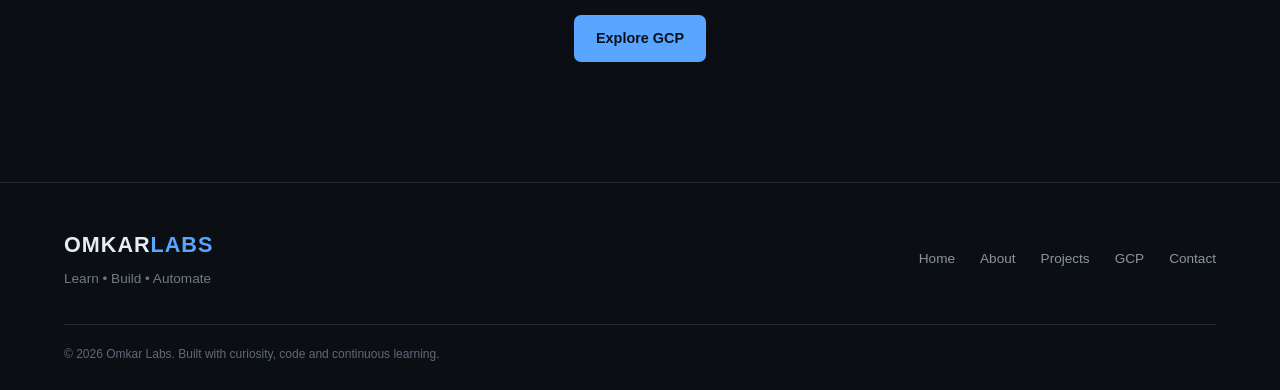
<file: docker.html>
<!DOCTYPE html>
<html lang="en">

<head>

    <meta charset="UTF-8">

    <meta name="viewport"
          content="width=device-width, initial-scale=1.0">

    <meta name="description"
          content="Omkar Labs Docker learning lab - containers, Dockerfiles, images, networking and deployment.">

    <title>Docker | Omkar Labs</title>

    <link rel="stylesheet" href="css/style.css">

</head>

<body>


    <!-- ================= HEADER ================= -->

    <header class="header">

        <div class="container nav-container">

            <a href="index.html" class="logo">
                OMKAR<span>LABS</span>
            </a>

            <nav class="navigation">

                <a href="index.html">
                    Home
                </a>

                <a href="about.html">
                    About
                </a>

                <a href="projects.html">
                    Projects
                </a>

                <a href="gcp.html">
                    GCP
                </a>

                <a href="docker.html"
                   class="active">
                    Docker
                </a>

                <a href="kubernetes.html">
                    Kubernetes
                </a>

                <a href="devops.html">
                    DevOps
                </a>

                <a href="cybersecurity.html">
                    Cybersecurity
                </a>

                <a href="contact.html">
                    Contact
                </a>

            </nav>

            <button class="menu-toggle"
                    aria-label="Open navigation menu">
                ☰
            </button>

        </div>

    </header>



    <!-- ================= MAIN ================= -->

    <main>


        <!-- ================= HERO ================= -->

        <section class="hero">

            <div class="container hero-content">


                <div class="hero-text">

                    <p class="eyebrow">
                        CONTAINERIZATION
                    </p>

                    <h1>
                        Build once.<br>
                        <span>Run anywhere.</span>
                    </h1>

                    <p class="hero-description">

                        Learning how to package applications
                        into portable, reproducible containers
                        using Docker.

                    </p>


                    <div class="hero-buttons">

                        <a href="#docker-lab"
                           class="btn btn-primary">

                            Explore Docker Lab

                        </a>

                        <a href="projects.html"
                           class="btn btn-secondary">

                            View Projects

                        </a>

                    </div>

                </div>



                <!-- TERMINAL -->

                <div class="terminal">

                    <div class="terminal-header">

                        <span class="terminal-dot"></span>
                        <span class="terminal-dot"></span>
                        <span class="terminal-dot"></span>

                        <span class="terminal-title">
                            omkar@labs:~/docker
                        </span>

                    </div>


                    <div class="terminal-body">

                        <p>

                            <span class="terminal-prompt">
                                $
                            </span>

                            docker build -t omkarlabs .

                        </p>


                        <p class="terminal-output">

                            [+] Building container image...

                        </p>


                        <p>

                            <span class="terminal-prompt">
                                $
                            </span>

                            docker images

                        </p>


                        <p class="terminal-output">

                            omkarlabs:latest

                        </p>


                        <p>

                            <span class="terminal-prompt">
                                $
                            </span>

                            docker run -p 8080:8080 omkarlabs

                        </p>


                        <p class="terminal-success">

                            ● Container running on port 8080

                        </p>


                        <p>

                            <span class="terminal-prompt">
                                $
                            </span>

                            _

                        </p>

                    </div>

                </div>

            </div>

        </section>



        <!-- ================= DOCKER OVERVIEW ================= -->

        <section class="technologies"
                 id="docker-lab">

            <div class="container">


                <div class="section-heading">

                    <p class="eyebrow">
                        DOCKER LAB
                    </p>

                    <h2>
                        What I'm Learning
                    </h2>

                    <p>

                        Building practical Docker knowledge
                        through hands-on container projects.

                    </p>

                </div>



                <div class="tech-grid">


                    <!-- IMAGES -->

                    <article class="tech-card">

                        <div class="tech-icon">
                            📦
                        </div>

                        <span class="project-label">
                            CORE
                        </span>

                        <h3>
                            Docker Images
                        </h3>

                        <p>

                            Understanding how application
                            code and dependencies are packaged
                            into immutable container images.

                        </p>

                    </article>



                    <!-- CONTAINERS -->

                    <article class="tech-card">

                        <div class="tech-icon">
                            🚢
                        </div>

                        <span class="project-label">
                            CORE
                        </span>

                        <h3>
                            Containers
                        </h3>

                        <p>

                            Running isolated application
                            environments using Docker containers.

                        </p>

                    </article>



                    <!-- DOCKERFILE -->

                    <article class="tech-card">

                        <div class="tech-icon">
                            📄
                        </div>

                        <span class="project-label">
                            ACTIVE
                        </span>

                        <h3>
                            Dockerfile
                        </h3>

                        <p>

                            Creating reproducible container
                            builds using Dockerfiles and
                            layered images.

                        </p>

                    </article>



                    <!-- NETWORKING -->

                    <article class="tech-card">

                        <div class="tech-icon">
                            🌐
                        </div>

                        <span class="project-label">
                            LEARNING
                        </span>

                        <h3>
                            Docker Networking
                        </h3>

                        <p>

                            Understanding ports, bridge
                            networks, container communication
                            and service connectivity.

                        </p>

                    </article>



                    <!-- VOLUMES -->

                    <article class="tech-card">

                        <div class="tech-icon">
                            💾
                        </div>

                        <span class="project-label">
                            LEARNING
                        </span>

                        <h3>
                            Volumes
                        </h3>

                        <p>

                            Learning how persistent application
                            data can be stored outside the
                            container lifecycle.

                        </p>

                    </article>



                    <!-- REGISTRY -->

                    <article class="tech-card">

                        <div class="tech-icon">
                            🗃️
                        </div>

                        <span class="project-label">
                            NEXT
                        </span>

                        <h3>
                            Container Registry
                        </h3>

                        <p>

                            Publishing Docker images to
                            registries such as Google
                            Artifact Registry.

                        </p>

                    </article>

                </div>

            </div>

        </section>



        <!-- ================= REAL PROJECT ================= -->

        <section class="projects-preview">

            <div class="container">


                <div class="section-heading">

                    <p class="eyebrow">
                        REAL-WORLD PROJECT
                    </p>

                    <h2>
                        Containerizing Omkar Labs
                    </h2>

                    <p>

                        The Omkar Labs website is being used
                        as a practical Docker learning project.

                    </p>

                </div>



                <div class="project-feature">


                    <div>

                        <span class="project-label">
                            PROJECT #001
                        </span>

                        <h3>
                            Omkar Labs Docker Container
                        </h3>

                        <p>

                            The static website is packaged
                            into a Docker image and served
                            using Nginx.

                        </p>

                        <p>

                            The same container can then be
                            tested locally before being
                            deployed to Google Cloud Run.

                        </p>

                    </div>



                    <div class="project-flow">

                        <span>
                            HTML
                        </span>

                        <span>
                            →
                        </span>

                        <span>
                            Nginx
                        </span>

                        <span>
                            →
                        </span>

                        <span>
                            Docker
                        </span>

                        <span>
                            →
                        </span>

                        <span>
                            Cloud Run
                        </span>

                    </div>

                </div>

            </div>

        </section>



        <!-- ================= DOCKERFILE ================= -->

        <section class="projects-preview">

            <div class="container">


                <div class="section-heading">

                    <p class="eyebrow">
                        DOCKERFILE
                    </p>

                    <h2>
                        Current Container Setup
                    </h2>

                    <p>

                        A simple Nginx-based container
                        suitable for the Omkar Labs static site.

                    </p>

                </div>



                <div class="terminal">


                    <div class="terminal-header">

                        <span class="terminal-dot"></span>
                        <span class="terminal-dot"></span>
                        <span class="terminal-dot"></span>

                        <span class="terminal-title">
                            Dockerfile
                        </span>

                    </div>


                    <div class="terminal-body">

                        <p>
                            FROM nginx:alpine
                        </p>

                        <p>
                            COPY . /usr/share/nginx/html
                        </p>

                        <p>
                            EXPOSE 8080
                        </p>

                        <p>
                            CMD ["nginx", "-g", "daemon off;"]
                        </p>

                    </div>

                </div>

            </div>

        </section>



        <!-- ================= DOCKER WORKFLOW ================= -->

        <section class="technologies">

            <div class="container">


                <div class="section-heading">

                    <p class="eyebrow">
                        CONTAINER WORKFLOW
                    </p>

                    <h2>
                        Build → Test → Deploy
                    </h2>

                </div>



                <div class="tech-grid">


                    <article class="tech-card">

                        <div class="tech-icon">
                            01
                        </div>

                        <h3>
                            Build
                        </h3>

                        <p>

                            Create a Docker image from the
                            application source code and
                            Dockerfile.

                        </p>

                    </article>



                    <article class="tech-card">

                        <div class="tech-icon">
                            02
                        </div>

                        <h3>
                            Run
                        </h3>

                        <p>

                            Start the container locally
                            and verify application behaviour.

                        </p>

                    </article>



                    <article class="tech-card">

                        <div class="tech-icon">
                            03
                        </div>

                        <h3>
                            Test
                        </h3>

                        <p>

                            Check HTTP connectivity,
                            ports, logs and application
                            health.

                        </p>

                    </article>



                    <article class="tech-card">

                        <div class="tech-icon">
                            04
                        </div>

                        <h3>
                            Push
                        </h3>

                        <p>

                            Push the container image to
                            a container registry.

                        </p>

                    </article>



                    <article class="tech-card">

                        <div class="tech-icon">
                            05
                        </div>

                        <h3>
                            Deploy
                        </h3>

                        <p>

                            Deploy the container to
                            Google Cloud Run.

                        </p>

                    </article>



                    <article class="tech-card">

                        <div class="tech-icon">
                            06
                        </div>

                        <h3>
                            Monitor
                        </h3>

                        <p>

                            Monitor logs, traffic,
                            revisions and resource usage.

                        </p>

                    </article>

                </div>

            </div>

        </section>



        <!-- ================= COMMANDS ================= -->

        <section class="projects-preview">

            <div class="container">


                <div class="section-heading">

                    <p class="eyebrow">
                        DOCKER CLI
                    </p>

                    <h2>
                        Essential Commands
                    </h2>

                </div>



                <div class="terminal">


                    <div class="terminal-header">

                        <span class="terminal-dot"></span>
                        <span class="terminal-dot"></span>
                        <span class="terminal-dot"></span>

                        <span class="terminal-title">
                            docker
                        </span>

                    </div>


                    <div class="terminal-body">

                        <p>

                            <span class="terminal-prompt">
                                $
                            </span>

                            docker --version

                        </p>


                        <p>

                            <span class="terminal-prompt">
                                $
                            </span>

                            docker build -t omkarlabs .

                        </p>


                        <p>

                            <span class="terminal-prompt">
                                $
                            </span>

                            docker images

                        </p>


                        <p>

                            <span class="terminal-prompt">
                                $
                            </span>

                            docker run -p 8080:8080 omkarlabs

                        </p>


                        <p>

                            <span class="terminal-prompt">
                                $
                            </span>

                            docker ps

                        </p>


                        <p>

                            <span class="terminal-prompt">
                                $
                            </span>

                            docker logs CONTAINER_ID

                        </p>


                        <p>

                            <span class="terminal-prompt">
                                $
                            </span>

                            docker stop CONTAINER_ID

                        </p>


                        <p>

                            <span class="terminal-prompt">
                                $
                            </span>

                            docker rm CONTAINER_ID

                        </p>


                        <p class="terminal-success">

                            ● Docker Lab Ready

                        </p>

                    </div>

                </div>

            </div>

        </section>



        <!-- ================= DOCKER VS VM ================= -->

        <section class="technologies">

            <div class="container">


                <div class="section-heading">

                    <p class="eyebrow">
                        CONTAINER CONCEPTS
                    </p>

                    <h2>
                        Docker vs Virtual Machines
                    </h2>

                </div>



                <div class="project-feature">


                    <div>

                        <span class="project-label">
                            DOCKER
                        </span>

                        <h3>
                            Containers
                        </h3>

                        <p>

                            Containers share the host
                            operating system kernel and
                            package only the application
                            and its dependencies.

                        </p>

                    </div>



                    <div>

                        <span class="project-label">
                            VM
                        </span>

                        <h3>
                            Virtual Machines
                        </h3>

                        <p>

                            Virtual machines include a
                            complete guest operating system
                            on top of virtualized hardware.

                        </p>

                    </div>

                </div>

            </div>

        </section>



        <!-- ================= LEARNING ROADMAP ================= -->

        <section class="technologies">

            <div class="container">


                <div class="section-heading">

                    <p class="eyebrow">
                        DOCKER ROADMAP
                    </p>

                    <h2>
                        Next Labs
                    </h2>

                </div>



                <div class="project-feature">


                    <div>

                        <h3>
                            Phase 1 — Fundamentals
                        </h3>

                        <p>

                            Images · Containers · Dockerfile ·
                            Ports · Logs · Volumes

                        </p>

                    </div>



                    <div>

                        <h3>
                            Phase 2 — Advanced Docker
                        </h3>

                        <p>

                            Docker Compose · Networks ·
                            Multi-stage builds ·
                            Image optimisation

                        </p>

                    </div>



                    <div>

                        <h3>
                            Phase 3 — Cloud
                        </h3>

                        <p>

                            Artifact Registry · Cloud Run ·
                            CI/CD · GitHub Actions ·
                            Kubernetes

                        </p>

                    </div>

                </div>

            </div>

        </section>



        <!-- ================= CTA ================= -->

        <section class="cta">

            <div class="container">

                <p class="eyebrow">
                    KEEP BUILDING
                </p>

                <h2>
                    Containers are the foundation.
                </h2>

                <p>

                    Learn Docker today.
                    Deploy to the cloud tomorrow.

                </p>

                <a href="gcp.html"
                   class="btn btn-primary">

                    Explore GCP

                </a>

            </div>

        </section>


    </main>



    <!-- ================= FOOTER ================= -->

    <footer class="footer">

        <div class="container footer-content">


            <div>

                <a href="index.html"
                   class="logo">

                    OMKAR<span>LABS</span>

                </a>

                <p>
                    Learn • Build • Automate
                </p>

            </div>


            <div class="footer-links">

                <a href="index.html">
                    Home
                </a>

                <a href="about.html">
                    About
                </a>

                <a href="projects.html">
                    Projects
                </a>

                <a href="gcp.html">
                    GCP
                </a>

                <a href="contact.html">
                    Contact
                </a>

            </div>

        </div>


        <div class="container copyright">

            <p>

                © 2026 Omkar Labs. Built with curiosity,
                code and continuous learning.

            </p>

        </div>

    </footer>



    <script src="js/script.js"></script>

</body>

</html>
</file>
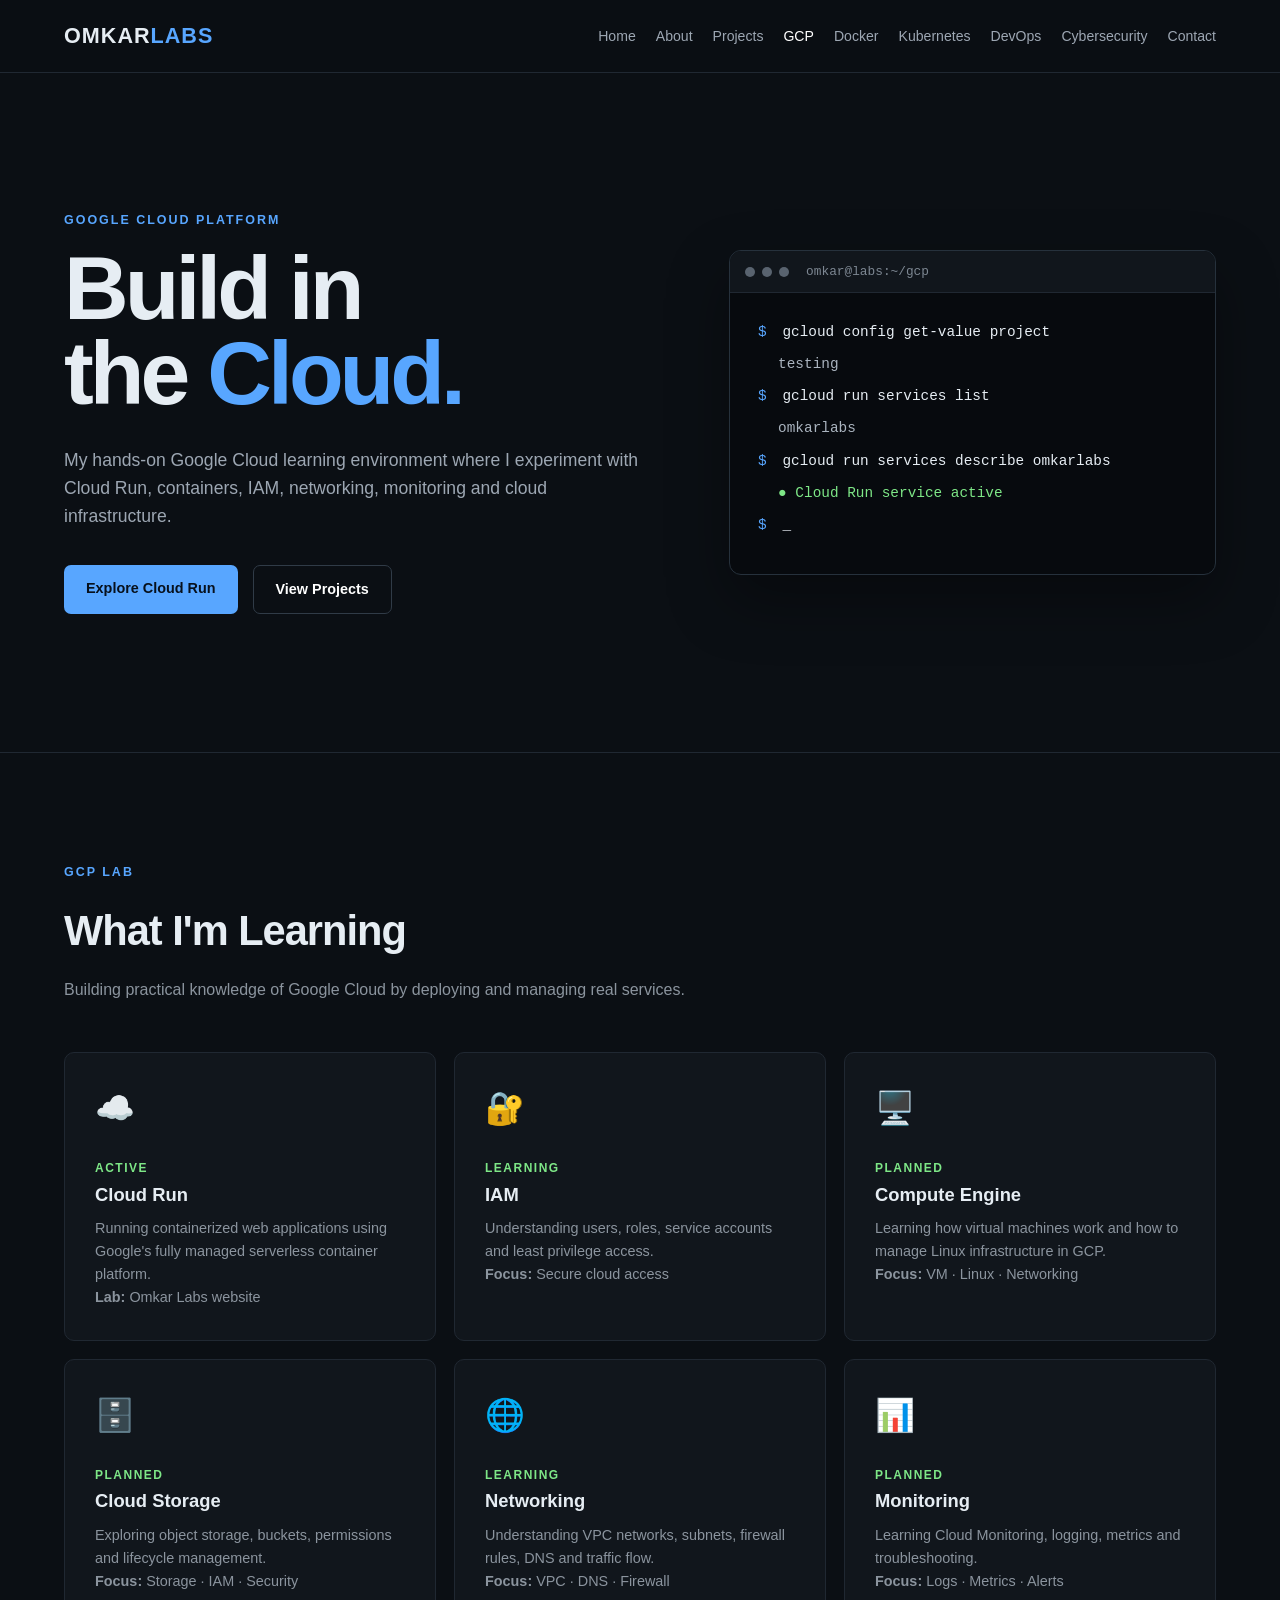
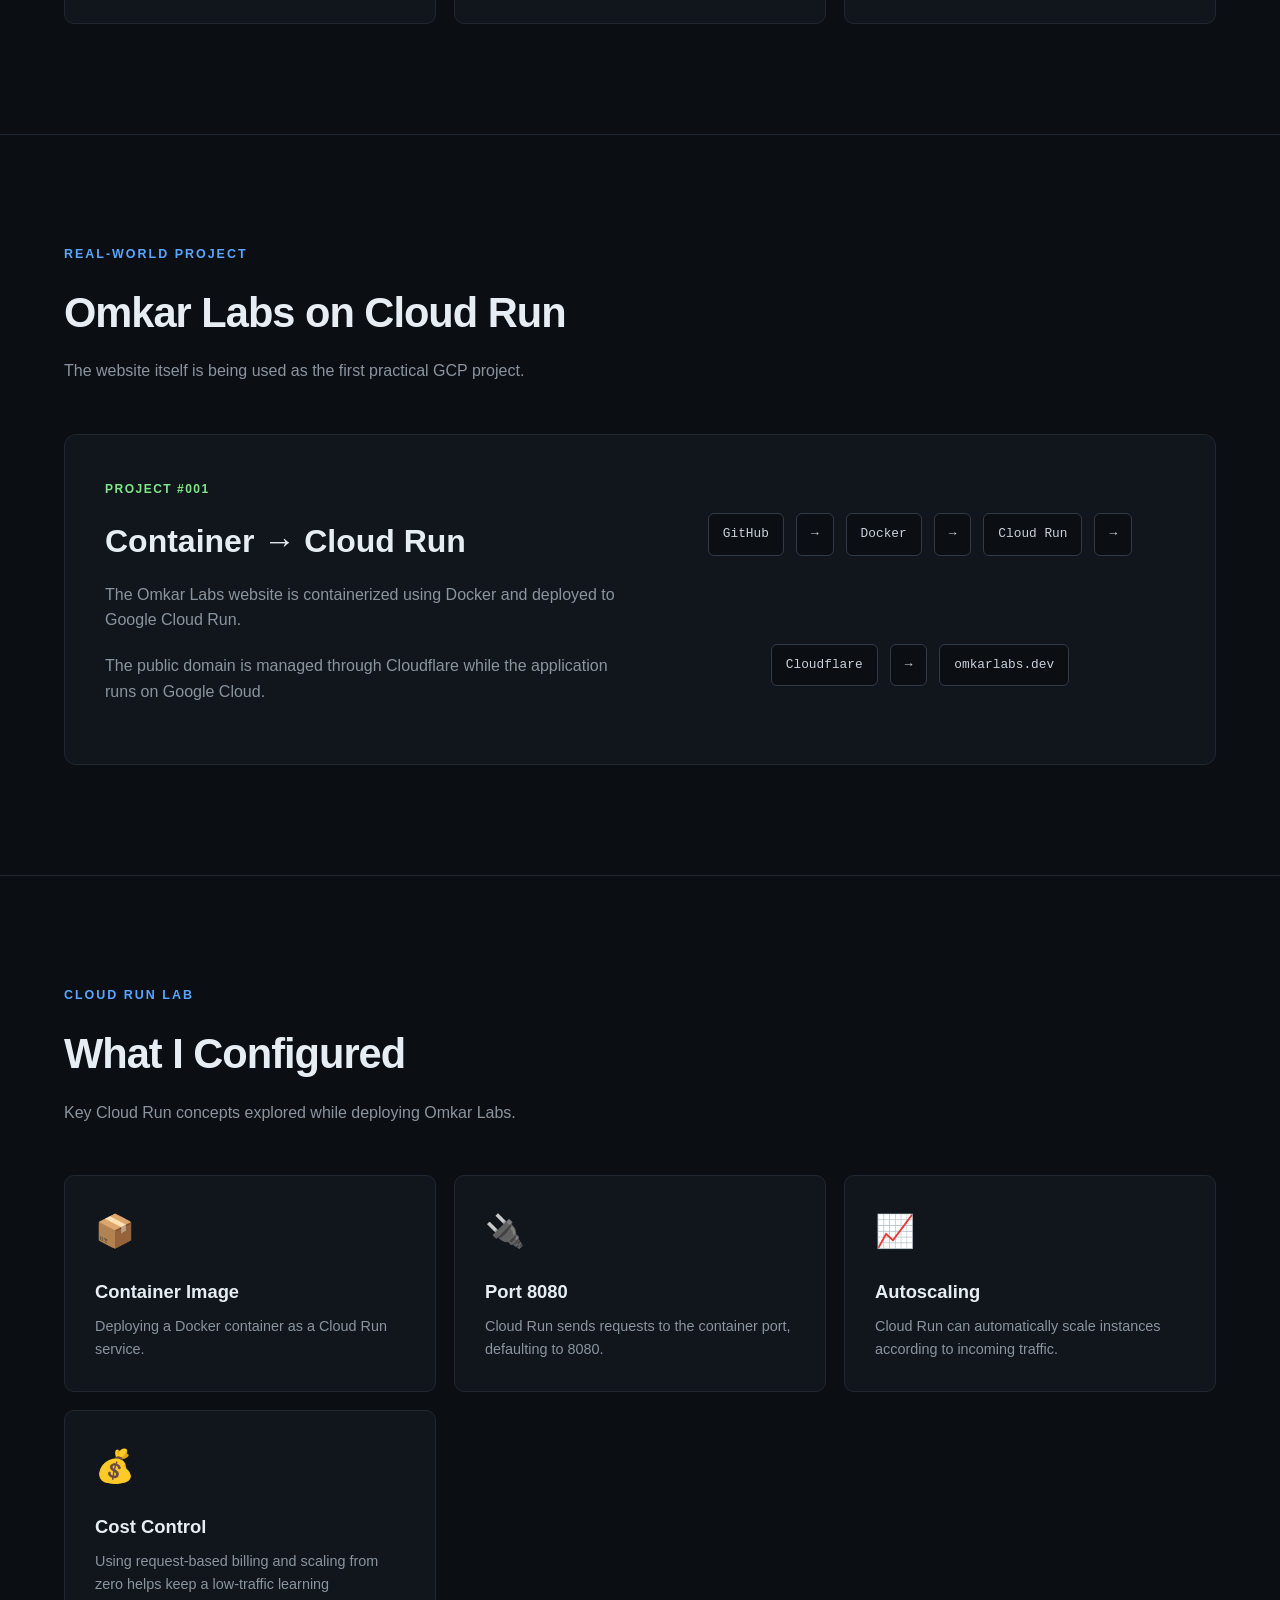
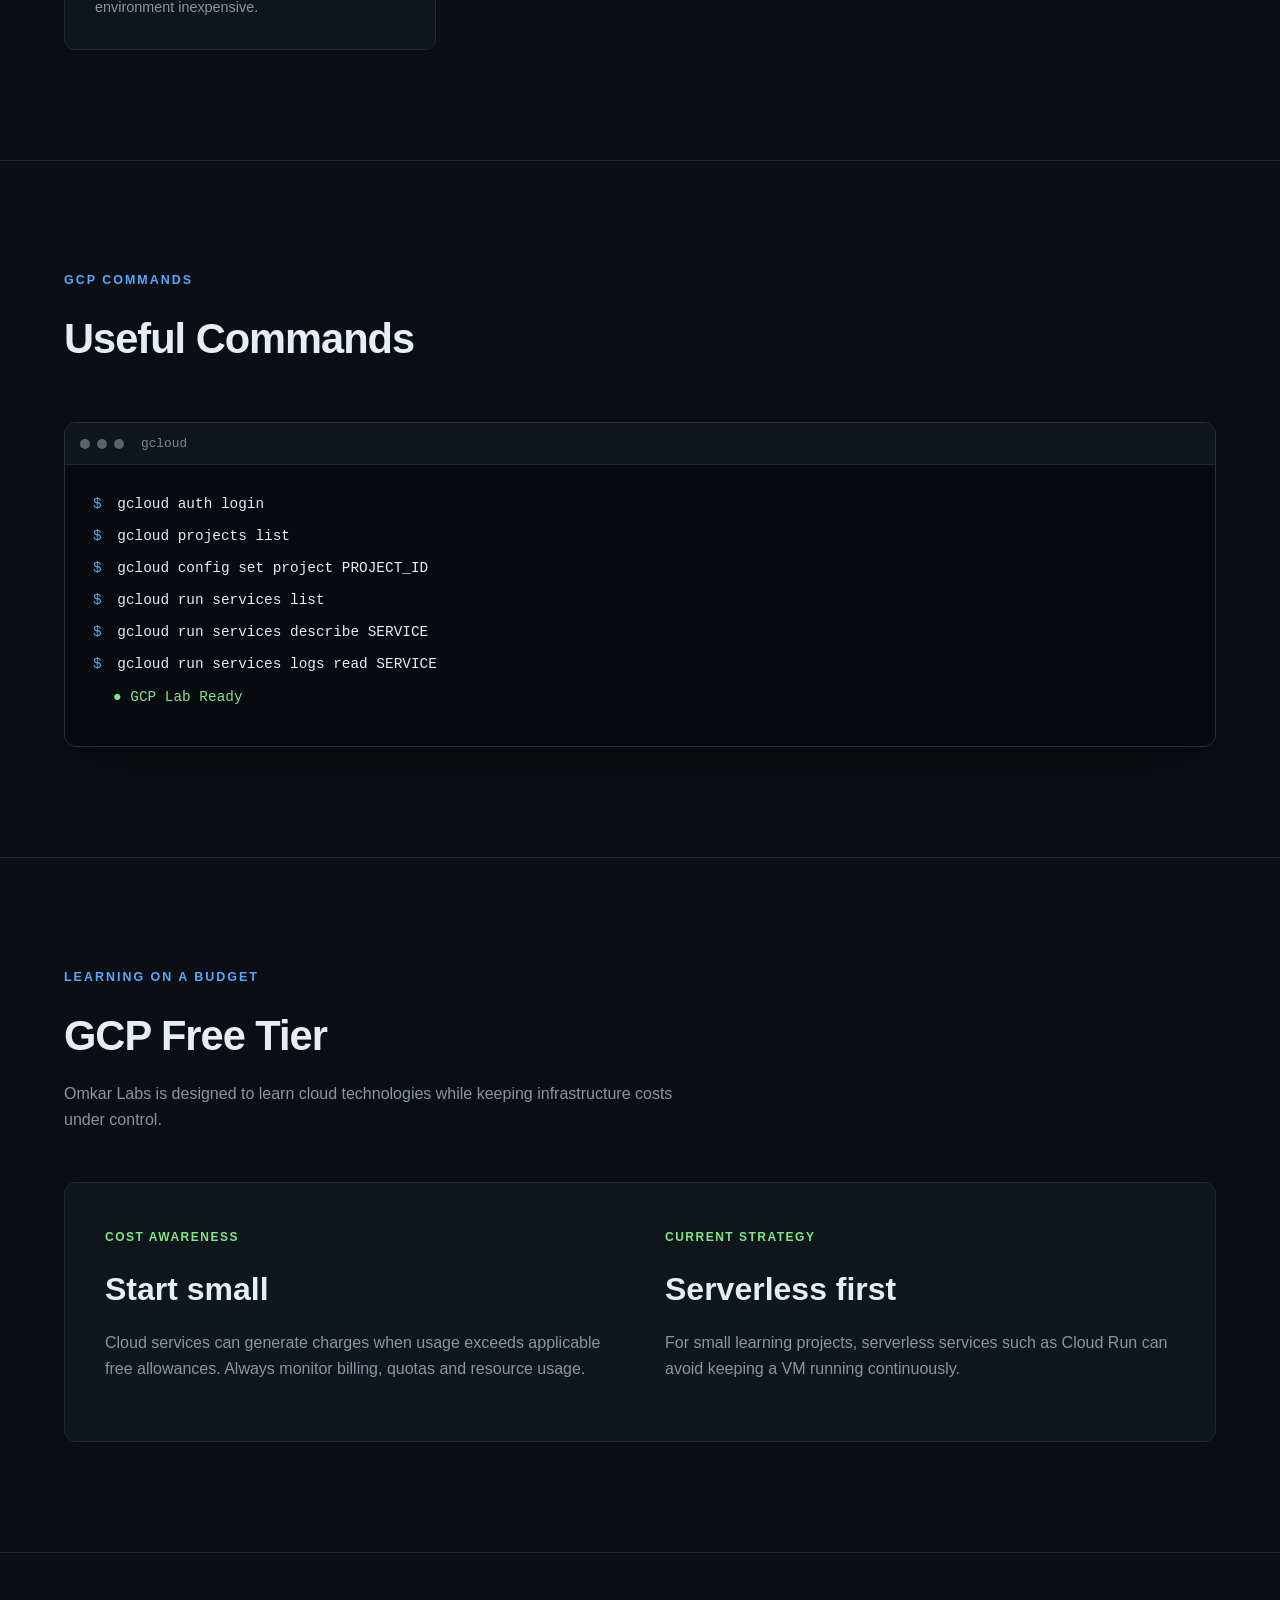
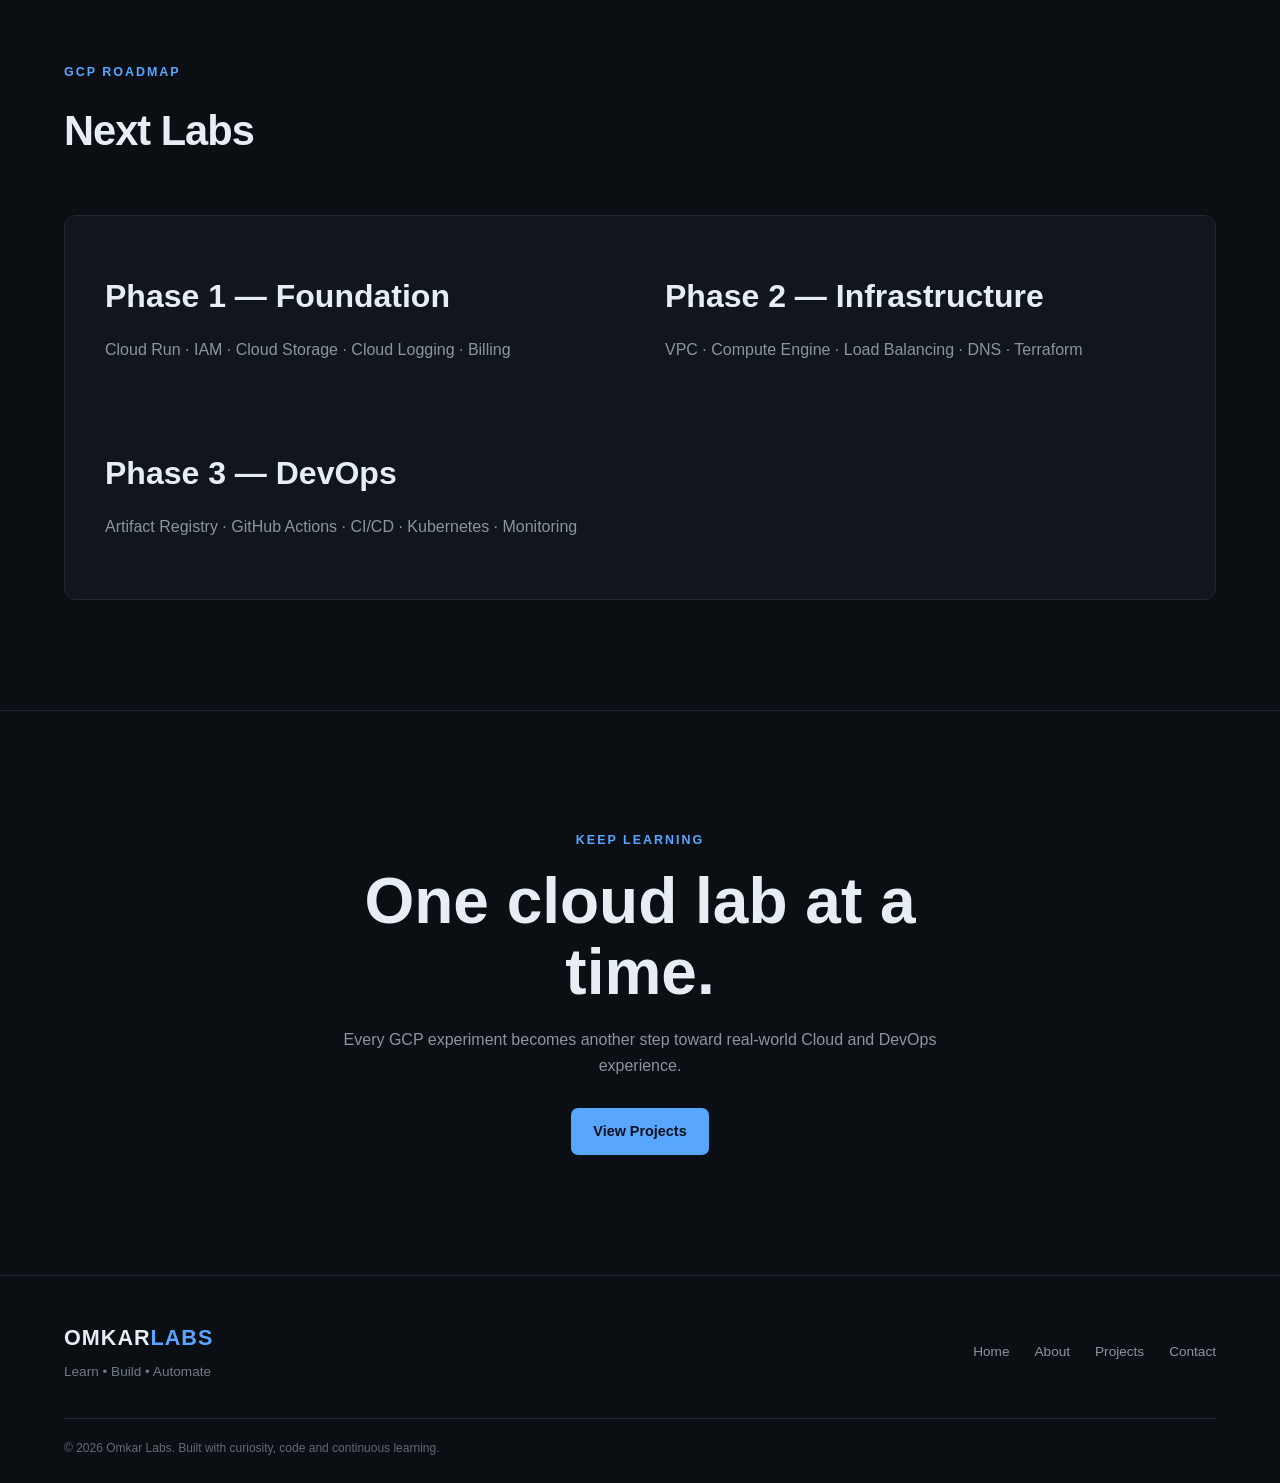
<file: gcp.html>
<!DOCTYPE html>
<html lang="en">

<head>

    <meta charset="UTF-8">

    <meta name="viewport"
          content="width=device-width, initial-scale=1.0">

    <meta name="description"
          content="Omkar Labs GCP learning lab - Google Cloud, Cloud Run, IAM, networking, containers and cloud infrastructure.">

    <title>GCP | Omkar Labs</title>

    <link rel="stylesheet" href="css/style.css">

</head>


<body>


    <!-- ================= HEADER ================= -->

    <header class="header">

        <div class="container nav-container">

            <a href="index.html" class="logo">
                OMKAR<span>LABS</span>
            </a>


            <nav class="navigation">

                <a href="index.html">
                    Home
                </a>

                <a href="about.html">
                    About
                </a>

                <a href="projects.html">
                    Projects
                </a>

                <a href="gcp.html"
                   class="active">
                    GCP
                </a>

                <a href="docker.html">
                    Docker
                </a>

                <a href="kubernetes.html">
                    Kubernetes
                </a>

                <a href="devops.html">
                    DevOps
                </a>

                <a href="cybersecurity.html">
                    Cybersecurity
                </a>

                <a href="contact.html">
                    Contact
                </a>

            </nav>


            <button class="menu-toggle"
                    aria-label="Open navigation menu">
                ☰
            </button>

        </div>

    </header>



    <!-- ================= MAIN ================= -->

    <main>


        <!-- ================= HERO ================= -->

        <section class="hero">

            <div class="container hero-content">


                <div class="hero-text">

                    <p class="eyebrow">
                        GOOGLE CLOUD PLATFORM
                    </p>


                    <h1>
                        Build in<br>
                        the <span>Cloud.</span>
                    </h1>


                    <p class="hero-description">

                        My hands-on Google Cloud learning
                        environment where I experiment with
                        Cloud Run, containers, IAM, networking,
                        monitoring and cloud infrastructure.

                    </p>


                    <div class="hero-buttons">

                        <a href="#cloud-run"
                           class="btn btn-primary">
                            Explore Cloud Run
                        </a>


                        <a href="projects.html"
                           class="btn btn-secondary">
                            View Projects
                        </a>

                    </div>

                </div>



                <!-- TERMINAL -->

                <div class="terminal">

                    <div class="terminal-header">

                        <span class="terminal-dot"></span>
                        <span class="terminal-dot"></span>
                        <span class="terminal-dot"></span>

                        <span class="terminal-title">
                            omkar@labs:~/gcp
                        </span>

                    </div>


                    <div class="terminal-body">

                        <p>

                            <span class="terminal-prompt">
                                $
                            </span>

                            gcloud config get-value project

                        </p>


                        <p class="terminal-output">

                            testing

                        </p>


                        <p>

                            <span class="terminal-prompt">
                                $
                            </span>

                            gcloud run services list

                        </p>


                        <p class="terminal-output">

                            omkarlabs

                        </p>


                        <p>

                            <span class="terminal-prompt">
                                $
                            </span>

                            gcloud run services describe omkarlabs

                        </p>


                        <p class="terminal-success">

                            ● Cloud Run service active

                        </p>


                        <p>

                            <span class="terminal-prompt">
                                $
                            </span>

                            _

                        </p>

                    </div>

                </div>

            </div>

        </section>



        <!-- ================= GCP OVERVIEW ================= -->

        <section class="technologies">

            <div class="container">


                <div class="section-heading">

                    <p class="eyebrow">
                        GCP LAB
                    </p>


                    <h2>
                        What I'm Learning
                    </h2>


                    <p>

                        Building practical knowledge of
                        Google Cloud by deploying and
                        managing real services.

                    </p>

                </div>



                <div class="tech-grid">


                    <!-- CLOUD RUN -->

                    <article class="tech-card"
                             id="cloud-run">

                        <div class="tech-icon">
                            ☁️
                        </div>


                        <span class="project-label">
                            ACTIVE
                        </span>


                        <h3>
                            Cloud Run
                        </h3>


                        <p>

                            Running containerized web
                            applications using Google's
                            fully managed serverless
                            container platform.

                        </p>


                        <p>

                            <strong>
                                Lab:
                            </strong>

                            Omkar Labs website

                        </p>

                    </article>



                    <!-- IAM -->

                    <article class="tech-card">

                        <div class="tech-icon">
                            🔐
                        </div>


                        <span class="project-label">
                            LEARNING
                        </span>


                        <h3>
                            IAM
                        </h3>


                        <p>

                            Understanding users, roles,
                            service accounts and least
                            privilege access.

                        </p>


                        <p>

                            <strong>
                                Focus:
                            </strong>

                            Secure cloud access

                        </p>

                    </article>



                    <!-- COMPUTE -->

                    <article class="tech-card">

                        <div class="tech-icon">
                            🖥️
                        </div>


                        <span class="project-label">
                            PLANNED
                        </span>


                        <h3>
                            Compute Engine
                        </h3>


                        <p>

                            Learning how virtual machines
                            work and how to manage Linux
                            infrastructure in GCP.

                        </p>


                        <p>

                            <strong>
                                Focus:
                            </strong>

                            VM · Linux · Networking

                        </p>

                    </article>



                    <!-- STORAGE -->

                    <article class="tech-card">

                        <div class="tech-icon">
                            🗄️
                        </div>


                        <span class="project-label">
                            PLANNED
                        </span>


                        <h3>
                            Cloud Storage
                        </h3>


                        <p>

                            Exploring object storage,
                            buckets, permissions and
                            lifecycle management.

                        </p>


                        <p>

                            <strong>
                                Focus:
                            </strong>

                            Storage · IAM · Security

                        </p>

                    </article>



                    <!-- NETWORKING -->

                    <article class="tech-card">

                        <div class="tech-icon">
                            🌐
                        </div>


                        <span class="project-label">
                            LEARNING
                        </span>


                        <h3>
                            Networking
                        </h3>


                        <p>

                            Understanding VPC networks,
                            subnets, firewall rules,
                            DNS and traffic flow.

                        </p>


                        <p>

                            <strong>
                                Focus:
                            </strong>

                            VPC · DNS · Firewall

                        </p>

                    </article>



                    <!-- MONITORING -->

                    <article class="tech-card">

                        <div class="tech-icon">
                            📊
                        </div>


                        <span class="project-label">
                            PLANNED
                        </span>


                        <h3>
                            Monitoring
                        </h3>


                        <p>

                            Learning Cloud Monitoring,
                            logging, metrics and
                            troubleshooting.

                        </p>


                        <p>

                            <strong>
                                Focus:
                            </strong>

                            Logs · Metrics · Alerts

                        </p>

                    </article>

                </div>

            </div>

        </section>



        <!-- ================= CLOUD RUN PROJECT ================= -->

        <section class="projects-preview">

            <div class="container">


                <div class="section-heading">

                    <p class="eyebrow">
                        REAL-WORLD PROJECT
                    </p>


                    <h2>
                        Omkar Labs on Cloud Run
                    </h2>


                    <p>

                        The website itself is being used
                        as the first practical GCP project.

                    </p>

                </div>



                <div class="project-feature">


                    <div>

                        <span class="project-label">
                            PROJECT #001
                        </span>


                        <h3>
                            Container → Cloud Run
                        </h3>


                        <p>

                            The Omkar Labs website is
                            containerized using Docker
                            and deployed to Google Cloud Run.

                        </p>


                        <p>

                            The public domain is managed
                            through Cloudflare while the
                            application runs on Google Cloud.

                        </p>

                    </div>



                    <div class="project-flow">

                        <span>
                            GitHub
                        </span>

                        <span>
                            →
                        </span>

                        <span>
                            Docker
                        </span>

                        <span>
                            →
                        </span>

                        <span>
                            Cloud Run
                        </span>

                        <span>
                            →
                        </span>

                        <span>
                            Cloudflare
                        </span>

                        <span>
                            →
                        </span>

                        <span>
                            omkarlabs.dev
                        </span>

                    </div>

                </div>

            </div>

        </section>



        <!-- ================= CLOUD RUN CONFIGURATION ================= -->

        <section class="technologies">

            <div class="container">


                <div class="section-heading">

                    <p class="eyebrow">
                        CLOUD RUN LAB
                    </p>


                    <h2>
                        What I Configured
                    </h2>


                    <p>

                        Key Cloud Run concepts explored
                        while deploying Omkar Labs.

                    </p>

                </div>



                <div class="tech-grid">


                    <article class="tech-card">

                        <div class="tech-icon">
                            📦
                        </div>

                        <h3>
                            Container Image
                        </h3>

                        <p>

                            Deploying a Docker container
                            as a Cloud Run service.

                        </p>

                    </article>



                    <article class="tech-card">

                        <div class="tech-icon">
                            🔌
                        </div>

                        <h3>
                            Port 8080
                        </h3>

                        <p>

                            Cloud Run sends requests to
                            the container port, defaulting
                            to 8080.

                        </p>

                    </article>



                    <article class="tech-card">

                        <div class="tech-icon">
                            📈
                        </div>

                        <h3>
                            Autoscaling
                        </h3>

                        <p>

                            Cloud Run can automatically
                            scale instances according
                            to incoming traffic.

                        </p>

                    </article>



                    <article class="tech-card">

                        <div class="tech-icon">
                            💰
                        </div>

                        <h3>
                            Cost Control
                        </h3>

                        <p>

                            Using request-based billing
                            and scaling from zero helps
                            keep a low-traffic learning
                            environment inexpensive.

                        </p>

                    </article>

                </div>

            </div>

        </section>



        <!-- ================= COMMANDS ================= -->

        <section class="projects-preview">

            <div class="container">


                <div class="section-heading">

                    <p class="eyebrow">
                        GCP COMMANDS
                    </p>


                    <h2>
                        Useful Commands
                    </h2>

                </div>



                <div class="terminal">


                    <div class="terminal-header">

                        <span class="terminal-dot"></span>
                        <span class="terminal-dot"></span>
                        <span class="terminal-dot"></span>

                        <span class="terminal-title">
                            gcloud
                        </span>

                    </div>


                    <div class="terminal-body">

                        <p>
                            <span class="terminal-prompt">
                                $
                            </span>
                            gcloud auth login
                        </p>


                        <p>
                            <span class="terminal-prompt">
                                $
                            </span>
                            gcloud projects list
                        </p>


                        <p>
                            <span class="terminal-prompt">
                                $
                            </span>
                            gcloud config set project PROJECT_ID
                        </p>


                        <p>
                            <span class="terminal-prompt">
                                $
                            </span>
                            gcloud run services list
                        </p>


                        <p>
                            <span class="terminal-prompt">
                                $
                            </span>
                            gcloud run services describe SERVICE
                        </p>


                        <p>
                            <span class="terminal-prompt">
                                $
                            </span>
                            gcloud run services logs read SERVICE
                        </p>


                        <p class="terminal-success">

                            ● GCP Lab Ready

                        </p>

                    </div>

                </div>

            </div>

        </section>



        <!-- ================= FREE TIER ================= -->

        <section class="technologies">

            <div class="container">


                <div class="section-heading">

                    <p class="eyebrow">
                        LEARNING ON A BUDGET
                    </p>


                    <h2>
                        GCP Free Tier
                    </h2>


                    <p>

                        Omkar Labs is designed to learn
                        cloud technologies while keeping
                        infrastructure costs under control.

                    </p>

                </div>



                <div class="project-feature">


                    <div>

                        <span class="project-label">
                            COST AWARENESS
                        </span>


                        <h3>
                            Start small
                        </h3>


                        <p>

                            Cloud services can generate
                            charges when usage exceeds
                            applicable free allowances.

                            Always monitor billing,
                            quotas and resource usage.

                        </p>

                    </div>



                    <div>

                        <span class="project-label">
                            CURRENT STRATEGY
                        </span>


                        <h3>
                            Serverless first
                        </h3>


                        <p>

                            For small learning projects,
                            serverless services such as
                            Cloud Run can avoid keeping a
                            VM running continuously.

                        </p>

                    </div>

                </div>

            </div>

        </section>



        <!-- ================= LEARNING ROADMAP ================= -->

        <section class="technologies">

            <div class="container">


                <div class="section-heading">

                    <p class="eyebrow">
                        GCP ROADMAP
                    </p>


                    <h2>
                        Next Labs
                    </h2>

                </div>



                <div class="project-feature">


                    <div>

                        <h3>
                            Phase 1 — Foundation
                        </h3>


                        <p>

                            Cloud Run · IAM · Cloud Storage ·
                            Cloud Logging · Billing

                        </p>

                    </div>



                    <div>

                        <h3>
                            Phase 2 — Infrastructure
                        </h3>


                        <p>

                            VPC · Compute Engine ·
                            Load Balancing · DNS ·
                            Terraform

                        </p>

                    </div>



                    <div>

                        <h3>
                            Phase 3 — DevOps
                        </h3>


                        <p>

                            Artifact Registry ·
                            GitHub Actions · CI/CD ·
                            Kubernetes · Monitoring

                        </p>

                    </div>

                </div>

            </div>

        </section>



        <!-- ================= CTA ================= -->

        <section class="cta">

            <div class="container">

                <p class="eyebrow">
                    KEEP LEARNING
                </p>


                <h2>
                    One cloud lab at a time.
                </h2>


                <p>

                    Every GCP experiment becomes
                    another step toward real-world
                    Cloud and DevOps experience.

                </p>


                <a href="projects.html"
                   class="btn btn-primary">

                    View Projects

                </a>

            </div>

        </section>


    </main>



    <!-- ================= FOOTER ================= -->

    <footer class="footer">

        <div class="container footer-content">


            <div>

                <a href="index.html"
                   class="logo">

                    OMKAR<span>LABS</span>

                </a>


                <p>
                    Learn • Build • Automate
                </p>

            </div>



            <div class="footer-links">

                <a href="index.html">
                    Home
                </a>

                <a href="about.html">
                    About
                </a>

                <a href="projects.html">
                    Projects
                </a>

                <a href="contact.html">
                    Contact
                </a>

            </div>

        </div>



        <div class="container copyright">

            <p>

                © 2026 Omkar Labs. Built with curiosity,
                code and continuous learning.

            </p>

        </div>

    </footer>



    <script src="js/script.js"></script>

</body>

</html>
</file>
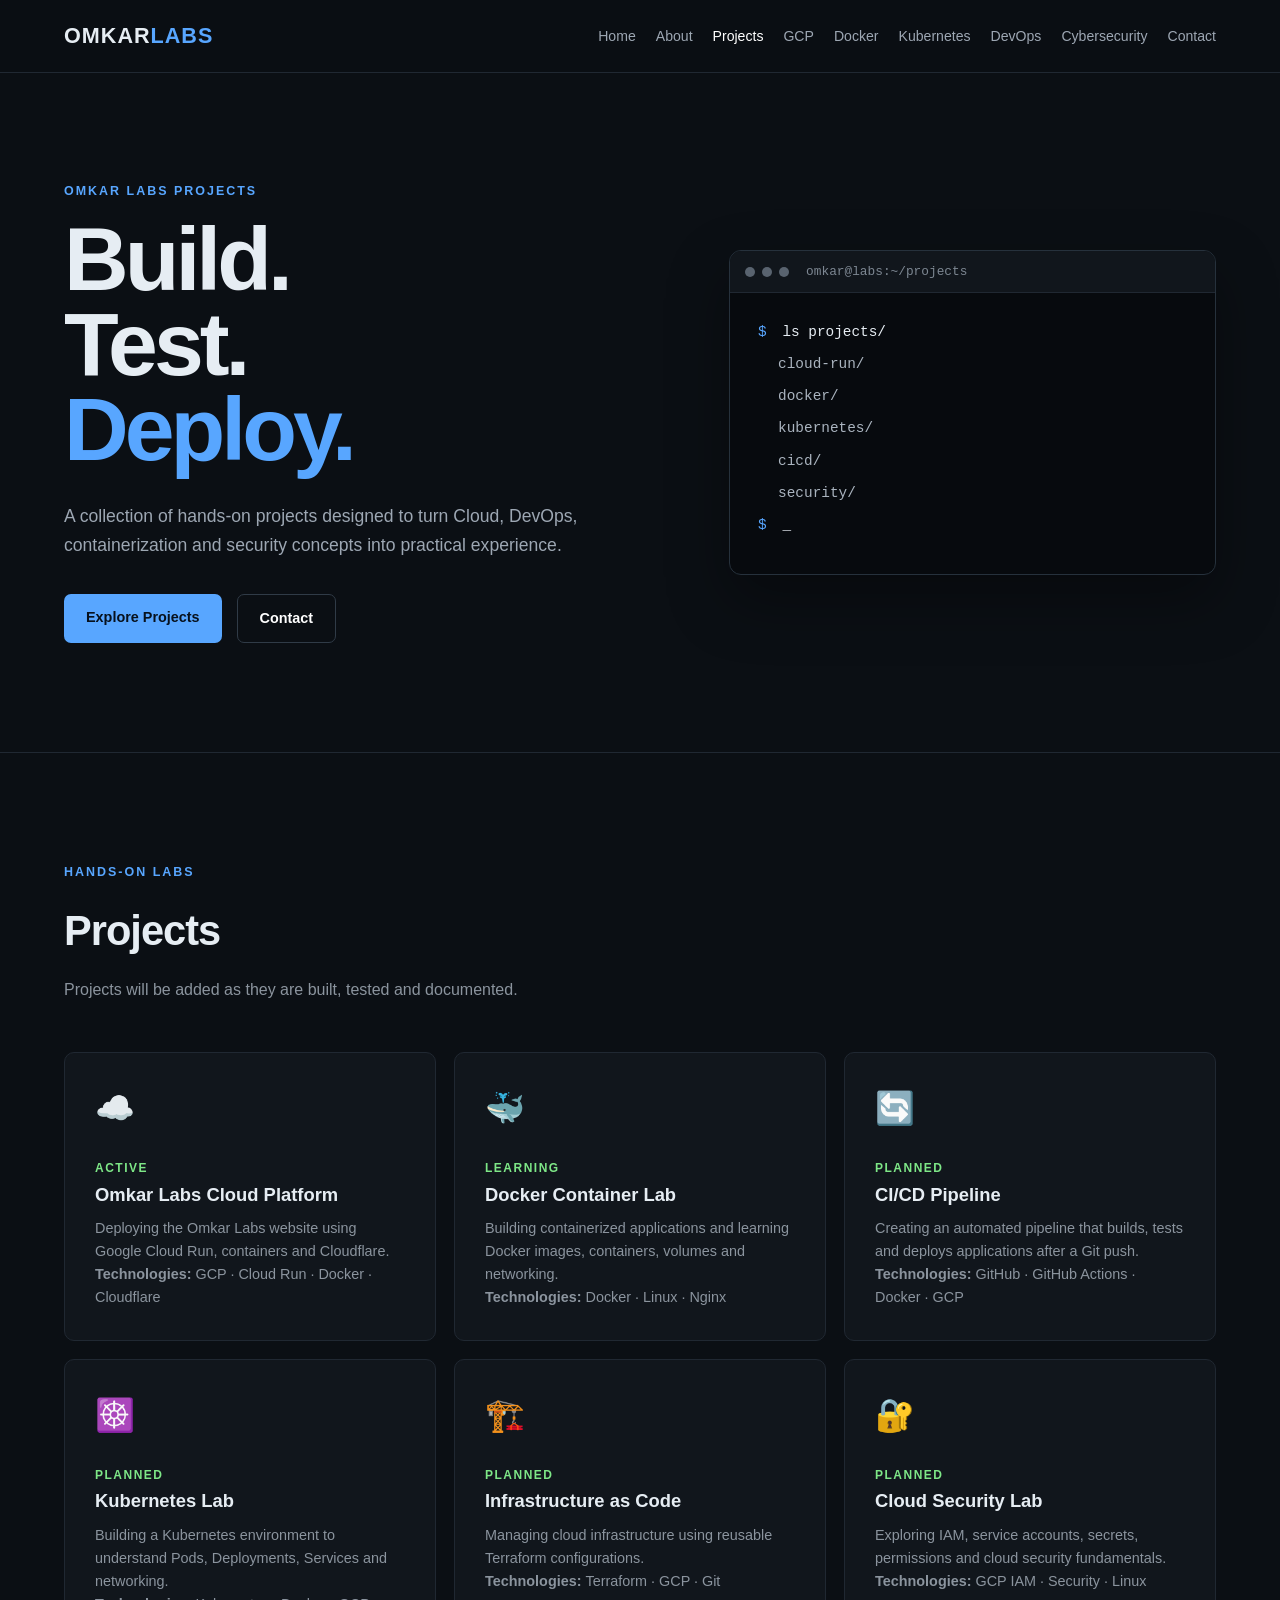
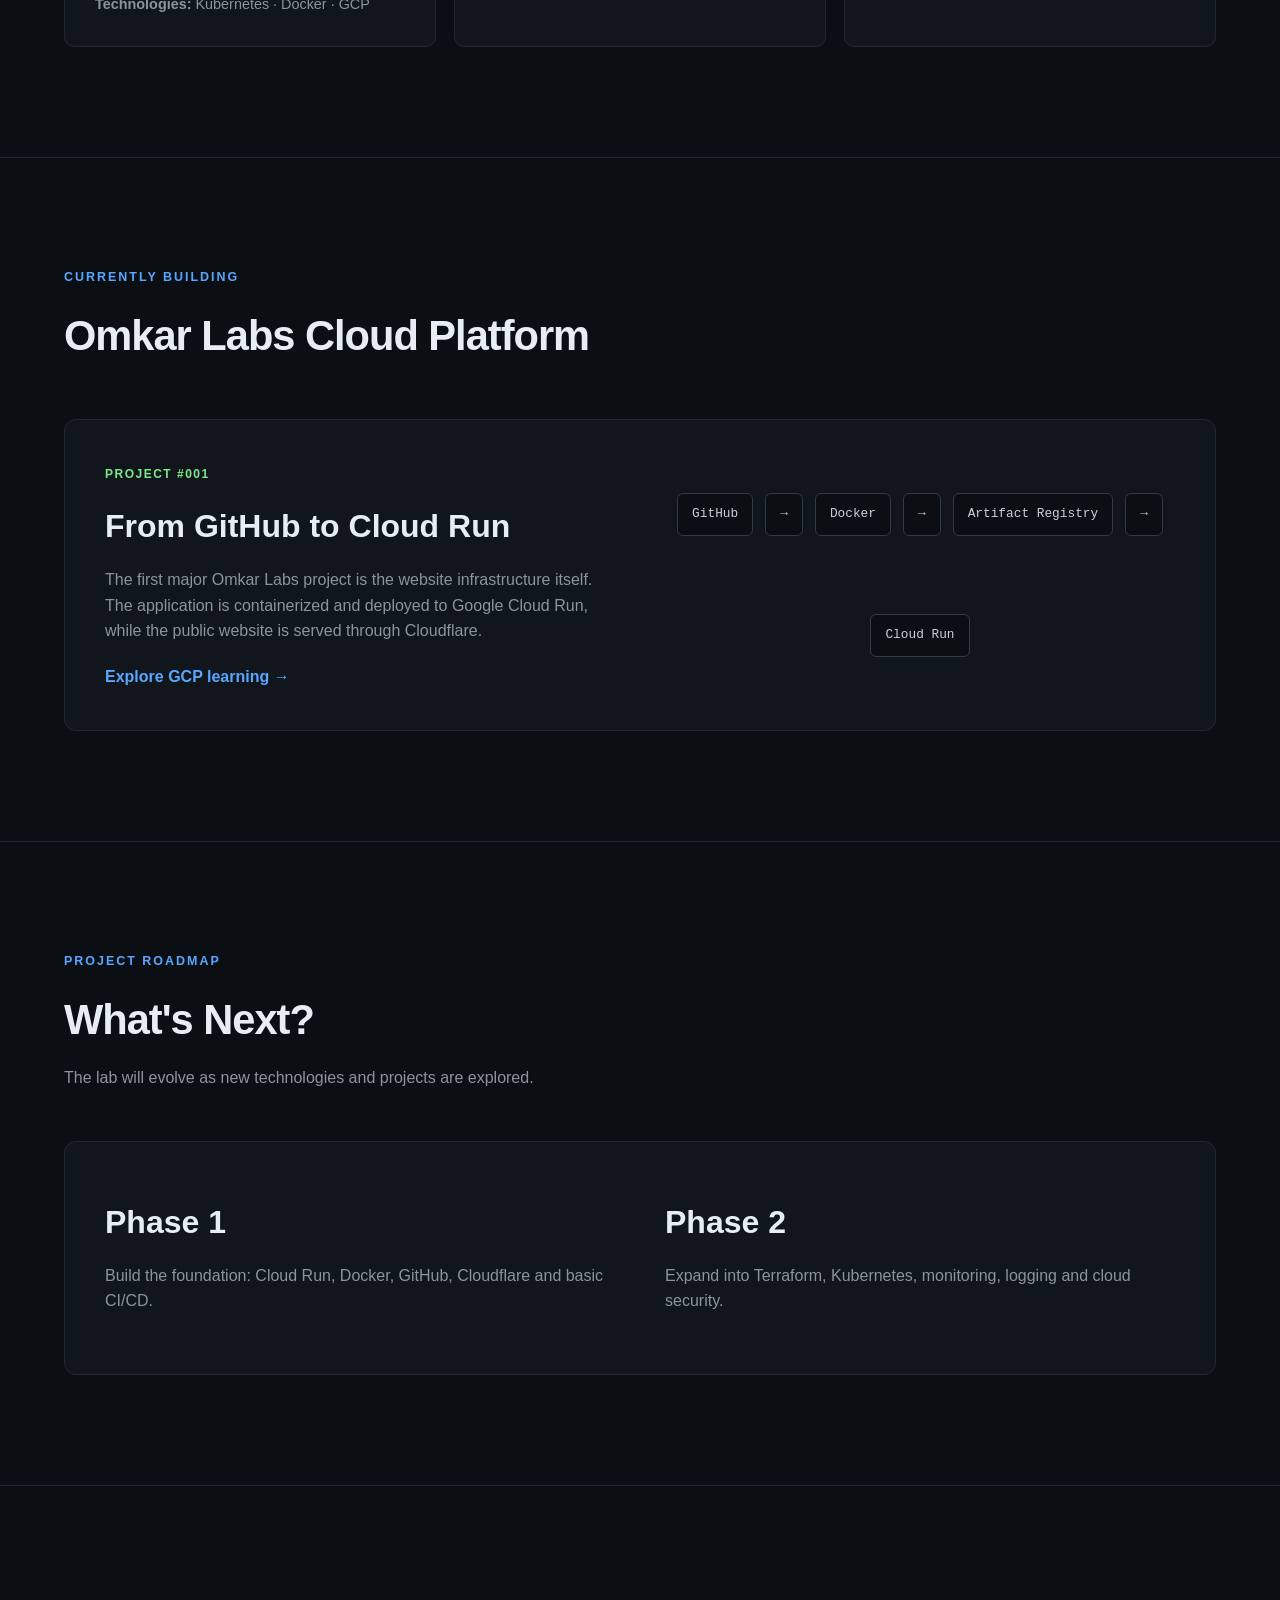
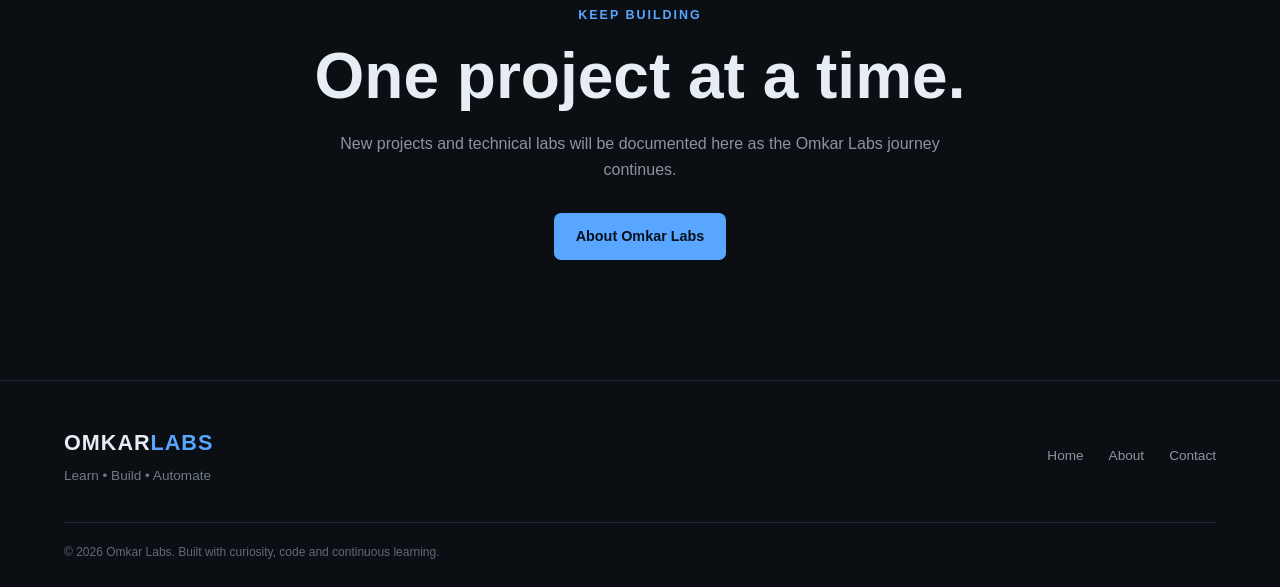
<file: projects.html>
<!DOCTYPE html>
<html lang="en">

<head>

    <meta charset="UTF-8">

    <meta name="viewport"
          content="width=device-width, initial-scale=1.0">

    <meta name="description"
          content="Omkar Labs projects - Cloud, DevOps, Docker, Kubernetes and Cybersecurity hands-on projects.">

    <title>Projects | Omkar Labs</title>

    <link rel="stylesheet" href="css/style.css">

</head>


<body>


    <!-- ================= HEADER ================= -->

    <header class="header">

        <div class="container nav-container">

            <a href="index.html" class="logo">
                OMKAR<span>LABS</span>
            </a>


            <nav class="navigation">

                <a href="index.html">
                    Home
                </a>

                <a href="about.html">
                    About
                </a>

                <a href="projects.html"
                   class="active">
                    Projects
                </a>

                <a href="gcp.html">
                    GCP
                </a>

                <a href="docker.html">
                    Docker
                </a>

                <a href="kubernetes.html">
                    Kubernetes
                </a>

                <a href="devops.html">
                    DevOps
                </a>

                <a href="cybersecurity.html">
                    Cybersecurity
                </a>

                <a href="contact.html">
                    Contact
                </a>

            </nav>


            <button class="menu-toggle"
                    aria-label="Open navigation menu">
                ☰
            </button>

        </div>

    </header>


    <!-- ================= MAIN ================= -->

    <main>


        <!-- ================= HERO ================= -->

        <section class="hero">

            <div class="container hero-content">

                <div class="hero-text">

                    <p class="eyebrow">
                        OMKAR LABS PROJECTS
                    </p>

                    <h1>
                        Build.<br>
                        Test.<br>
                        <span>Deploy.</span>
                    </h1>

                    <p class="hero-description">

                        A collection of hands-on projects
                        designed to turn Cloud, DevOps,
                        containerization and security
                        concepts into practical experience.

                    </p>

                    <div class="hero-buttons">

                        <a href="#projects"
                           class="btn btn-primary">
                            Explore Projects
                        </a>

                        <a href="contact.html"
                           class="btn btn-secondary">
                            Contact
                        </a>

                    </div>

                </div>


                <div class="terminal">

                    <div class="terminal-header">

                        <span class="terminal-dot"></span>
                        <span class="terminal-dot"></span>
                        <span class="terminal-dot"></span>

                        <span class="terminal-title">
                            omkar@labs:~/projects
                        </span>

                    </div>


                    <div class="terminal-body">

                        <p>
                            <span class="terminal-prompt">
                                $
                            </span>
                            ls projects/
                        </p>

                        <p class="terminal-output">
                            cloud-run/
                        </p>

                        <p class="terminal-output">
                            docker/
                        </p>

                        <p class="terminal-output">
                            kubernetes/
                        </p>

                        <p class="terminal-output">
                            cicd/
                        </p>

                        <p class="terminal-output">
                            security/
                        </p>

                        <p>
                            <span class="terminal-prompt">
                                $
                            </span>
                            _
                        </p>

                    </div>

                </div>

            </div>

        </section>


        <!-- ================= PROJECTS ================= -->

        <section class="technologies"
                 id="projects">

            <div class="container">


                <div class="section-heading">

                    <p class="eyebrow">
                        HANDS-ON LABS
                    </p>

                    <h2>
                        Projects
                    </h2>

                    <p>
                        Projects will be added as they are
                        built, tested and documented.
                    </p>

                </div>


                <div class="tech-grid">


                    <!-- PROJECT 1 -->

                    <article class="tech-card">

                        <div class="tech-icon">
                            ☁️
                        </div>

                        <span class="project-label">
                            ACTIVE
                        </span>

                        <h3>
                            Omkar Labs Cloud Platform
                        </h3>

                        <p>

                            Deploying the Omkar Labs website
                            using Google Cloud Run,
                            containers and Cloudflare.

                        </p>

                        <p>

                            <strong>
                                Technologies:
                            </strong>

                            GCP · Cloud Run · Docker ·
                            Cloudflare

                        </p>

                    </article>


                    <!-- PROJECT 2 -->

                    <article class="tech-card">

                        <div class="tech-icon">
                            🐳
                        </div>

                        <span class="project-label">
                            LEARNING
                        </span>

                        <h3>
                            Docker Container Lab
                        </h3>

                        <p>

                            Building containerized applications
                            and learning Docker images,
                            containers, volumes and networking.

                        </p>

                        <p>

                            <strong>
                                Technologies:
                            </strong>

                            Docker · Linux · Nginx

                        </p>

                    </article>


                    <!-- PROJECT 3 -->

                    <article class="tech-card">

                        <div class="tech-icon">
                            🔄
                        </div>

                        <span class="project-label">
                            PLANNED
                        </span>

                        <h3>
                            CI/CD Pipeline
                        </h3>

                        <p>

                            Creating an automated pipeline
                            that builds, tests and deploys
                            applications after a Git push.

                        </p>

                        <p>

                            <strong>
                                Technologies:
                            </strong>

                            GitHub · GitHub Actions ·
                            Docker · GCP

                        </p>

                    </article>


                    <!-- PROJECT 4 -->

                    <article class="tech-card">

                        <div class="tech-icon">
                            ☸️
                        </div>

                        <span class="project-label">
                            PLANNED
                        </span>

                        <h3>
                            Kubernetes Lab
                        </h3>

                        <p>

                            Building a Kubernetes environment
                            to understand Pods, Deployments,
                            Services and networking.

                        </p>

                        <p>

                            <strong>
                                Technologies:
                            </strong>

                            Kubernetes · Docker · GCP

                        </p>

                    </article>


                    <!-- PROJECT 5 -->

                    <article class="tech-card">

                        <div class="tech-icon">
                            🏗️
                        </div>

                        <span class="project-label">
                            PLANNED
                        </span>

                        <h3>
                            Infrastructure as Code
                        </h3>

                        <p>

                            Managing cloud infrastructure
                            using reusable Terraform
                            configurations.

                        </p>

                        <p>

                            <strong>
                                Technologies:
                            </strong>

                            Terraform · GCP · Git

                        </p>

                    </article>


                    <!-- PROJECT 6 -->

                    <article class="tech-card">

                        <div class="tech-icon">
                            🔐
                        </div>

                        <span class="project-label">
                            PLANNED
                        </span>

                        <h3>
                            Cloud Security Lab
                        </h3>

                        <p>

                            Exploring IAM, service accounts,
                            secrets, permissions and
                            cloud security fundamentals.

                        </p>

                        <p>

                            <strong>
                                Technologies:
                            </strong>

                            GCP IAM · Security · Linux

                        </p>

                    </article>


                </div>

            </div>

        </section>


        <!-- ================= CURRENT PROJECT ================= -->

        <section class="projects-preview">

            <div class="container">


                <div class="section-heading">

                    <p class="eyebrow">
                        CURRENTLY BUILDING
                    </p>

                    <h2>
                        Omkar Labs Cloud Platform
                    </h2>

                </div>


                <div class="project-feature">


                    <div>

                        <span class="project-label">
                            PROJECT #001
                        </span>

                        <h3>
                            From GitHub to Cloud Run
                        </h3>

                        <p>

                            The first major Omkar Labs project
                            is the website infrastructure itself.

                            The application is containerized
                            and deployed to Google Cloud Run,
                            while the public website is served
                            through Cloudflare.

                        </p>

                        <a href="gcp.html"
                           class="text-link">
                            Explore GCP learning →
                        </a>

                    </div>


                    <div class="project-flow">

                        <span>
                            GitHub
                        </span>

                        <span>
                            →
                        </span>

                        <span>
                            Docker
                        </span>

                        <span>
                            →
                        </span>

                        <span>
                            Artifact Registry
                        </span>

                        <span>
                            →
                        </span>

                        <span>
                            Cloud Run
                        </span>

                    </div>

                </div>

            </div>

        </section>


        <!-- ================= ROADMAP ================= -->

        <section class="technologies">

            <div class="container">


                <div class="section-heading">

                    <p class="eyebrow">
                        PROJECT ROADMAP
                    </p>

                    <h2>
                        What's Next?
                    </h2>

                    <p>
                        The lab will evolve as new technologies
                        and projects are explored.
                    </p>

                </div>


                <div class="project-feature">


                    <div>

                        <h3>
                            Phase 1
                        </h3>

                        <p>

                            Build the foundation:
                            Cloud Run, Docker, GitHub,
                            Cloudflare and basic CI/CD.

                        </p>

                    </div>


                    <div>

                        <h3>
                            Phase 2
                        </h3>

                        <p>

                            Expand into Terraform,
                            Kubernetes, monitoring,
                            logging and cloud security.

                        </p>

                    </div>


                </div>

            </div>

        </section>


        <!-- ================= CTA ================= -->

        <section class="cta">

            <div class="container">

                <p class="eyebrow">
                    KEEP BUILDING
                </p>

                <h2>
                    One project at a time.
                </h2>

                <p>

                    New projects and technical labs
                    will be documented here as the
                    Omkar Labs journey continues.

                </p>

                <a href="about.html"
                   class="btn btn-primary">
                    About Omkar Labs
                </a>

            </div>

        </section>

    </main>


    <!-- ================= FOOTER ================= -->

    <footer class="footer">

        <div class="container footer-content">


            <div>

                <a href="index.html"
                   class="logo">
                    OMKAR<span>LABS</span>
                </a>

                <p>
                    Learn • Build • Automate
                </p>

            </div>


            <div class="footer-links">

                <a href="index.html">
                    Home
                </a>

                <a href="about.html">
                    About
                </a>

                <a href="contact.html">
                    Contact
                </a>

            </div>


        </div>


        <div class="container copyright">

            <p>

                © 2026 Omkar Labs. Built with curiosity,
                code and continuous learning.

            </p>

        </div>

    </footer>


    <script src="js/script.js"></script>

</body>

</html>
</file>
<file: css/style.css>
/* =========================================
   OMKAR LABS
   Global Styles
========================================= */

* {
    margin: 0;
    padding: 0;
    box-sizing: border-box;
}

html {
    scroll-behavior: smooth;
}

body {
    font-family:
        -apple-system,
        BlinkMacSystemFont,
        "Segoe UI",
        Roboto,
        Arial,
        sans-serif;

    background: #0b0f14;
    color: #e6edf3;
    line-height: 1.6;
}

a {
    color: inherit;
    text-decoration: none;
}

.container {
    width: min(1180px, 90%);
    margin: 0 auto;
}


/* =========================================
   HEADER
========================================= */

.header {
    position: sticky;
    top: 0;
    z-index: 1000;

    background: rgba(11, 15, 20, 0.92);

    backdrop-filter: blur(12px);

    border-bottom: 1px solid #202832;
}

.nav-container {
    min-height: 72px;

    display: flex;
    align-items: center;
    justify-content: space-between;
}

.logo {
    font-size: 1.35rem;
    font-weight: 800;
    letter-spacing: 1px;
}

.logo span {
    color: #58a6ff;
}

.navigation {
    display: flex;
    gap: 20px;
    align-items: center;
}

.navigation a {
    color: #9da7b3;

    font-size: 0.88rem;

    transition:
        color 0.2s ease,
        transform 0.2s ease;
}

.navigation a:hover,
.navigation a.active {
    color: #ffffff;
}

.navigation a:hover {
    transform: translateY(-1px);
}

.menu-toggle {
    display: none;

    background: transparent;
    border: 0;

    color: #ffffff;

    font-size: 1.5rem;

    cursor: pointer;
}


/* =========================================
   HERO
========================================= */

.hero {
    min-height: 680px;

    display: flex;
    align-items: center;

    border-bottom: 1px solid #202832;
}

.hero-content {
    display: grid;

    grid-template-columns:
        1.1fr
        0.9fr;

    gap: 70px;

    align-items: center;
}

.eyebrow {
    color: #58a6ff;

    font-size: 0.78rem;

    font-weight: 700;

    letter-spacing: 2px;

    margin-bottom: 15px;
}

.hero h1 {
    font-size: clamp(3.5rem, 7vw, 6rem);

    line-height: 0.95;

    letter-spacing: -4px;

    margin-bottom: 30px;
}

.hero h1 span {
    color: #58a6ff;
}

.hero-description {
    max-width: 600px;

    color: #9da7b3;

    font-size: 1.1rem;

    margin-bottom: 35px;
}

.hero-description strong {
    color: #ffffff;
}


/* =========================================
   BUTTONS
========================================= */

.hero-buttons {
    display: flex;

    gap: 15px;

    flex-wrap: wrap;
}

.btn {
    display: inline-block;

    padding: 12px 22px;

    border-radius: 7px;

    font-weight: 700;

    font-size: 0.9rem;

    transition:
        transform 0.2s ease,
        opacity 0.2s ease;
}

.btn:hover {
    transform: translateY(-2px);

    opacity: 0.9;
}

.btn-primary {
    background: #58a6ff;

    color: #07111d;
}

.btn-secondary {
    border: 1px solid #303b47;

    color: #ffffff;
}


/* =========================================
   TERMINAL
========================================= */

.terminal {
    background: #070a0e;

    border: 1px solid #26313c;

    border-radius: 12px;

    overflow: hidden;

    box-shadow:
        0 25px 60px rgba(0, 0, 0, 0.35);
}

.terminal-header {
    height: 42px;

    display: flex;

    align-items: center;

    gap: 7px;

    padding: 0 15px;

    background: #11161c;

    border-bottom: 1px solid #202832;
}

.terminal-dot {
    width: 10px;
    height: 10px;

    border-radius: 50%;

    background: #59636f;
}

.terminal-title {
    margin-left: 10px;

    color: #7d8792;

    font-family: monospace;

    font-size: 0.8rem;
}

.terminal-body {
    padding: 28px;

    font-family:
        "Courier New",
        monospace;

    font-size: 0.9rem;
}

.terminal-body p {
    margin-bottom: 9px;
}

.terminal-prompt {
    color: #58a6ff;

    margin-right: 7px;
}

.terminal-output {
    color: #aab4bf;

    padding-left: 20px;
}

.terminal-success {
    color: #7ee787;

    padding-left: 20px;
}


/* =========================================
   SECTIONS
========================================= */

.technologies,
.projects-preview {
    padding: 110px 0;

    border-bottom: 1px solid #202832;
}

.section-heading {
    max-width: 650px;

    margin-bottom: 50px;
}

.section-heading h2 {
    font-size: 2.6rem;

    letter-spacing: -1px;

    margin-bottom: 12px;
}

.section-heading > p:last-child {
    color: #8b949e;
}


/* =========================================
   TECHNOLOGY CARDS
========================================= */

.tech-grid {
    display: grid;

    grid-template-columns:
        repeat(3, 1fr);

    gap: 18px;
}

.tech-card {
    padding: 30px;

    background: #11161c;

    border: 1px solid #202832;

    border-radius: 10px;

    transition:
        transform 0.25s ease,
        border-color 0.25s ease;
}

.tech-card:hover {
    transform: translateY(-5px);

    border-color: #58a6ff;
}

.tech-icon {
    font-size: 2rem;

    margin-bottom: 20px;
}

.tech-card h3 {
    font-size: 1.15rem;

    margin-bottom: 8px;
}

.tech-card p {
    color: #8b949e;

    font-size: 0.9rem;
}


/* =========================================
   PROJECT FEATURE
========================================= */

.project-feature {
    display: grid;

    grid-template-columns:
        1fr
        1fr;

    gap: 50px;

    padding: 40px;

    background: #11161c;

    border: 1px solid #202832;

    border-radius: 12px;
}

.project-label {
    color: #7ee787;

    font-size: 0.75rem;

    font-weight: 700;

    letter-spacing: 1.5px;
}

.project-feature h3 {
    font-size: 2rem;

    margin: 15px 0;
}

.project-feature p {
    color: #8b949e;

    max-width: 550px;

    margin-bottom: 20px;
}

.text-link {
    color: #58a6ff;

    font-weight: 700;
}

.project-flow {
    display: flex;

    align-items: center;

    justify-content: center;

    flex-wrap: wrap;

    gap: 12px;

    font-family: monospace;
}

.project-flow span {
    padding: 10px 14px;

    background: #0b0f14;

    border: 1px solid #303b47;

    border-radius: 6px;

    color: #c9d1d9;

    font-size: 0.8rem;
}


/* =========================================
   CTA
========================================= */

.cta {
    padding: 120px 0;

    text-align: center;
}

.cta h2 {
    max-width: 700px;

    margin: 0 auto 20px;

    font-size: clamp(2.2rem, 5vw, 4rem);

    line-height: 1.1;
}

.cta p:not(.eyebrow) {
    max-width: 600px;

    margin: 0 auto 30px;

    color: #8b949e;
}


/* =========================================
   FOOTER
========================================= */

.footer {
    border-top: 1px solid #202832;

    padding: 45px 0 25px;
}

.footer-content {
    display: flex;

    justify-content: space-between;

    align-items: center;

    padding-bottom: 35px;
}

.footer-content p {
    color: #707984;

    margin-top: 5px;

    font-size: 0.85rem;
}

.footer-links {
    display: flex;

    gap: 25px;
}

.footer-links a {
    color: #8b949e;

    font-size: 0.85rem;
}

.footer-links a:hover {
    color: #ffffff;
}

.copyright {
    border-top: 1px solid #202832;

    padding-top: 20px;

    color: #606975;

    font-size: 0.75rem;
}


/* =========================================
   RESPONSIVE
========================================= */

@media (max-width: 1050px) {

    .navigation {
        gap: 12px;
    }

    .navigation a {
        font-size: 0.78rem;
    }

    .hero-content {
        gap: 40px;
    }

}


@media (max-width: 850px) {

    .navigation {
        display: none;

        position: absolute;

        top: 72px;

        left: 0;

        right: 0;

        padding: 20px;

        background: #0b0f14;

        border-bottom: 1px solid #202832;

        flex-direction: column;

        align-items: flex-start;
    }

    .navigation.open {
        display: flex;
    }

    .menu-toggle {
        display: block;
    }

    .hero {
        padding: 90px 0;
    }

    .hero-content {
        grid-template-columns: 1fr;
    }

    .tech-grid {
        grid-template-columns:
            repeat(2, 1fr);
    }

    .project-feature {
        grid-template-columns: 1fr;
    }

}


@media (max-width: 550px) {

    .hero h1 {
        font-size: 3.5rem;

        letter-spacing: -2px;
    }

    .hero-description {
        font-size: 1rem;
    }

    .technologies,
    .projects-preview {
        padding: 80px 0;
    }

    .tech-grid {
        grid-template-columns: 1fr;
    }

    .section-heading h2 {
        font-size: 2.1rem;
    }

    .project-feature {
        padding: 25px;
    }

    .project-feature h3 {
        font-size: 1.5rem;
    }

    .footer-content {
        align-items: flex-start;

        flex-direction: column;

        gap: 25px;
    }

    .footer-links {
        flex-wrap: wrap;
    }

}
</file>
